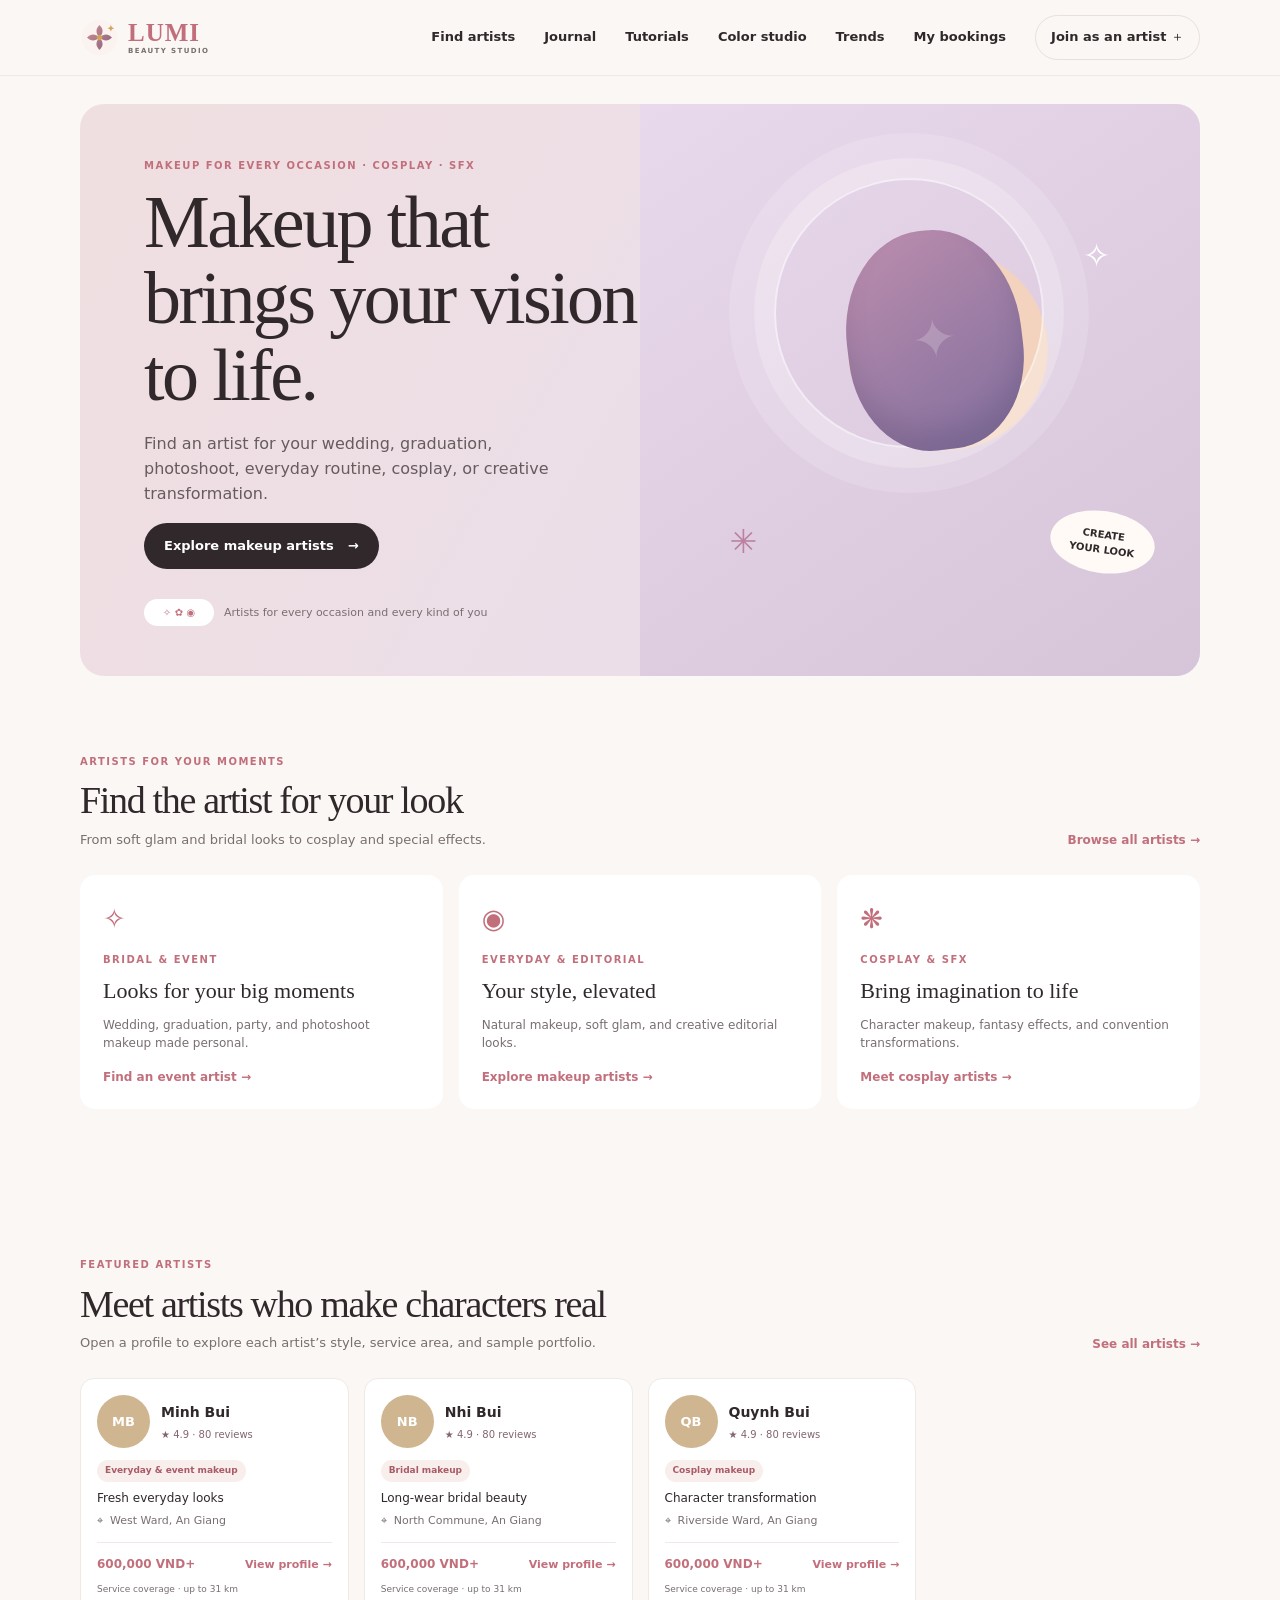
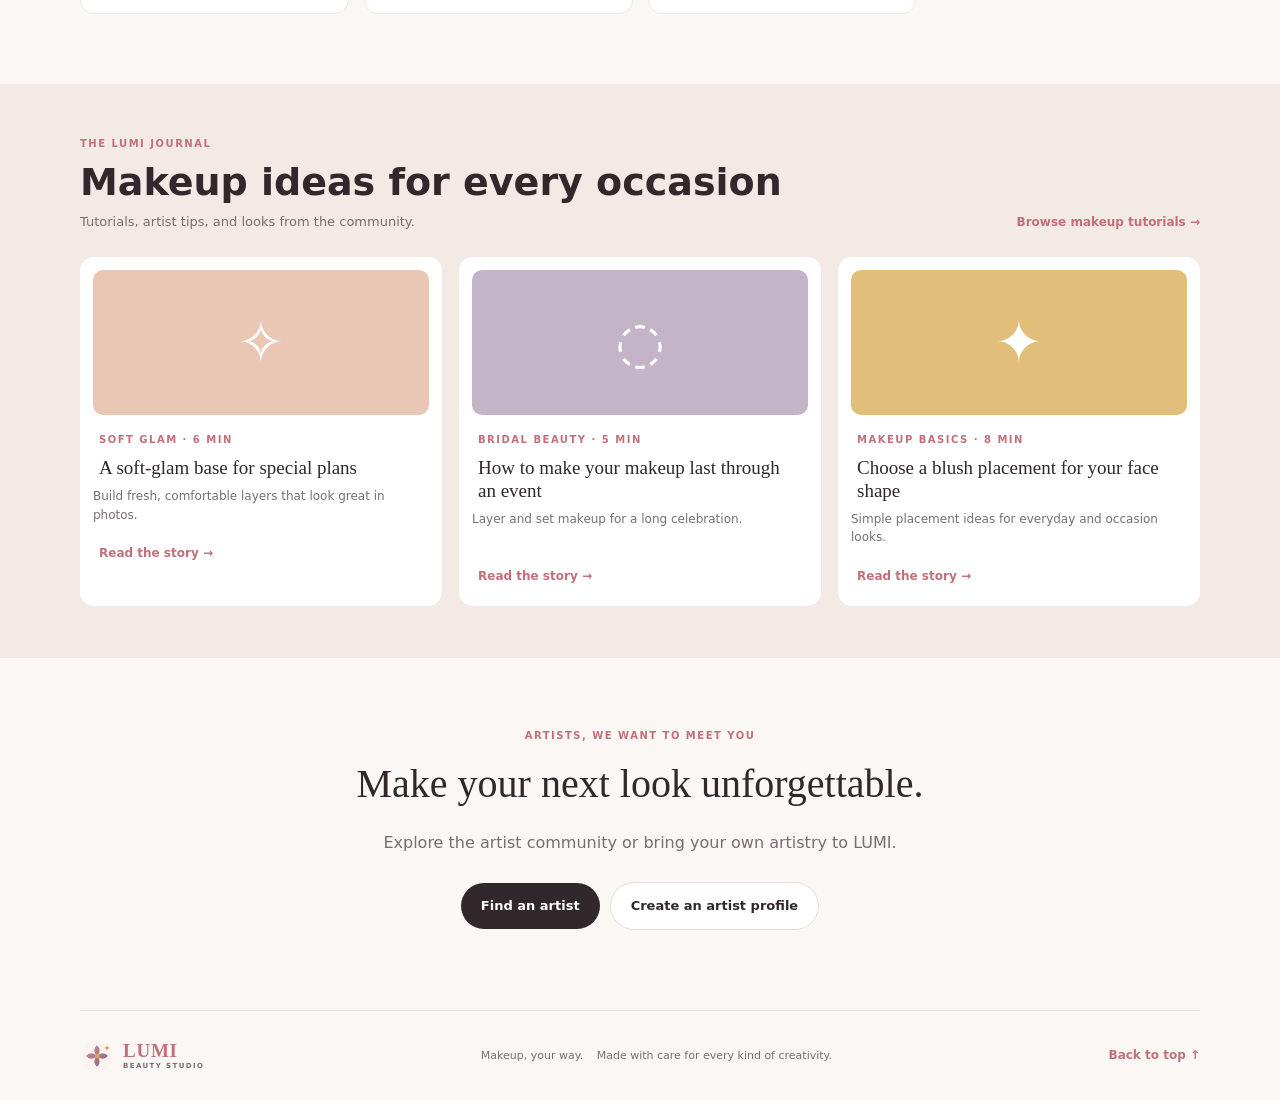
<file: index.html>
﻿<!doctype html><html lang="en"><head><meta charset="utf-8"><meta name="viewport" content="width=device-width,initial-scale=1"><meta name="theme-color" content="#faf7f4"><meta name="description" content="Find cosplay makeup artists, character looks, and special effects artists on LUMI."><title>LUMI — Cosplay makeup, your way</title><link rel="stylesheet" href="styles.css"><link rel="icon" type="image/svg+xml" href="logo.svg"></head><body>
<header class="topbar"><a class="brand" href="index.html"><img class="brand-symbol" src="logo.svg" alt=""><span>LUMI<small>BEAUTY STUDIO</small></span></a><button class="menu-toggle" aria-label="Toggle navigation" aria-expanded="false">☰</button><nav class="nav"><a href="artists.html">Find artists</a><a href="learn.html">Journal</a><a href="tutorials.html">Tutorials</a><a href="color.html">Color studio</a><a href="trends.html">Trends</a><a href="bookings.html">My bookings</a><a class="nav-cta" href="join.html">Join as an artist ＋</a></nav></header>
<main><section class="hero wrap cosplay-hero"><div class="hero-copy"><p class="eyebrow">MAKEUP FOR EVERY OCCASION · COSPLAY · SFX</p><h1>Makeup that brings your vision to life.</h1><p class="lead">Find an artist for your wedding, graduation, photoshoot, everyday routine, cosplay, or creative transformation.</p><a class="button button-dark" href="artists.html">Explore makeup artists <span>→</span></a><div class="hero-proof"><span class="proof-avatars">✧ ✿ ◉</span><span>Artists for every occasion and every kind of you</span></div></div><div class="hero-art cosplay-art" aria-label="Cosplay makeup inspiration"><div class="cosplay-halo"></div><div class="cosplay-mask">✦</div><span class="cosplay-star star-a">✧</span><span class="cosplay-star star-b">✳</span><span class="cosplay-label">CREATE<br>YOUR LOOK</span></div></section>
<section class="section wrap"><div class="section-heading"><div><p class="eyebrow">ARTISTS FOR YOUR MOMENTS</p><h2>Find the artist for your look</h2><p>From soft glam and bridal looks to cosplay and special effects.</p></div><a href="artists.html" class="text-link">Browse all artists →</a></div><div class="feature-grid"><a class="feature-card cosplay-feature" href="artists.html?type=Cosplay+makeup"><span class="feature-icon">✧</span><span class="eyebrow">BRIDAL & EVENT</span><h3>Looks for your big moments</h3><p>Wedding, graduation, party, and photoshoot makeup made personal.</p><span class="text-link">Find an event artist →</span></a><a class="feature-card cosplay-feature" href="artists.html?type=Special+effects"><span class="feature-icon">◉</span><span class="eyebrow">EVERYDAY & EDITORIAL</span><h3>Your style, elevated</h3><p>Natural makeup, soft glam, and creative editorial looks.</p><span class="text-link">Explore makeup artists →</span></a><a class="feature-card cosplay-feature" href="artists.html?type=Character+styling"><span class="feature-icon">❋</span><span class="eyebrow">COSPLAY & SFX</span><h3>Bring imagination to life</h3><p>Character makeup, fantasy effects, and convention transformations.</p><span class="text-link">Meet cosplay artists →</span></a></div></section>
<section class="section wrap"><div class="section-heading"><div><p class="eyebrow">FEATURED ARTISTS</p><h2>Meet artists who make characters real</h2><p>Open a profile to explore each artist’s style, service area, and sample portfolio.</p></div><a href="artists.html" class="text-link">See all artists →</a></div><div id="featuredGrid" class="artist-grid"></div></section>
<section class="feature-band"><div class="wrap section-heading"><div><p class="eyebrow">THE LUMI JOURNAL</p><h2>Makeup ideas for every occasion</h2><p>Tutorials, artist tips, and looks from the community.</p></div><a href="tutorials.html" class="text-link">Browse makeup tutorials →</a></div><div class="wrap journal-grid"><a class="journal-card" href="article.html?post=cosplay-base"><div class="journal-art art-peach">✧</div><p class="eyebrow">SOFT GLAM · 6 MIN</p><h3>A soft-glam base for special plans</h3><p>Build fresh, comfortable layers that look great in photos.</p><span class="text-link">Read the story →</span></a><a class="journal-card" href="article.html?post=character-color"><div class="journal-art art-lilac">◌</div><p class="eyebrow">BRIDAL BEAUTY · 5 MIN</p><h3>How to make your makeup last through an event</h3><p>Layer and set makeup for a long celebration.</p><span class="text-link">Read the story →</span></a><a class="journal-card" href="article.html?post=sfx-starter"><div class="journal-art art-yellow">✦</div><p class="eyebrow">MAKEUP BASICS · 8 MIN</p><h3>Choose a blush placement for your face shape</h3><p>Simple placement ideas for everyday and occasion looks.</p><span class="text-link">Read the story →</span></a></div></section>
<section class="home-cta wrap"><p class="eyebrow">ARTISTS, WE WANT TO MEET YOU</p><h2>Make your next look unforgettable.</h2><p>Explore the artist community or bring your own artistry to LUMI.</p><div><a class="button button-dark" href="artists.html">Find an artist</a><a class="button button-outline" href="join.html">Create an artist profile</a></div></section></main>
<footer class="footer wrap"><a class="brand" href="index.html"><img class="brand-symbol" src="logo.svg" alt=""><span>LUMI<small>BEAUTY STUDIO</small></span></a><p>Makeup, your way. <span>Made with care for every kind of creativity.</span></p><a href="index.html" class="text-link">Back to top ↑</a></footer><script src="app.js"></script></body></html>
</file>
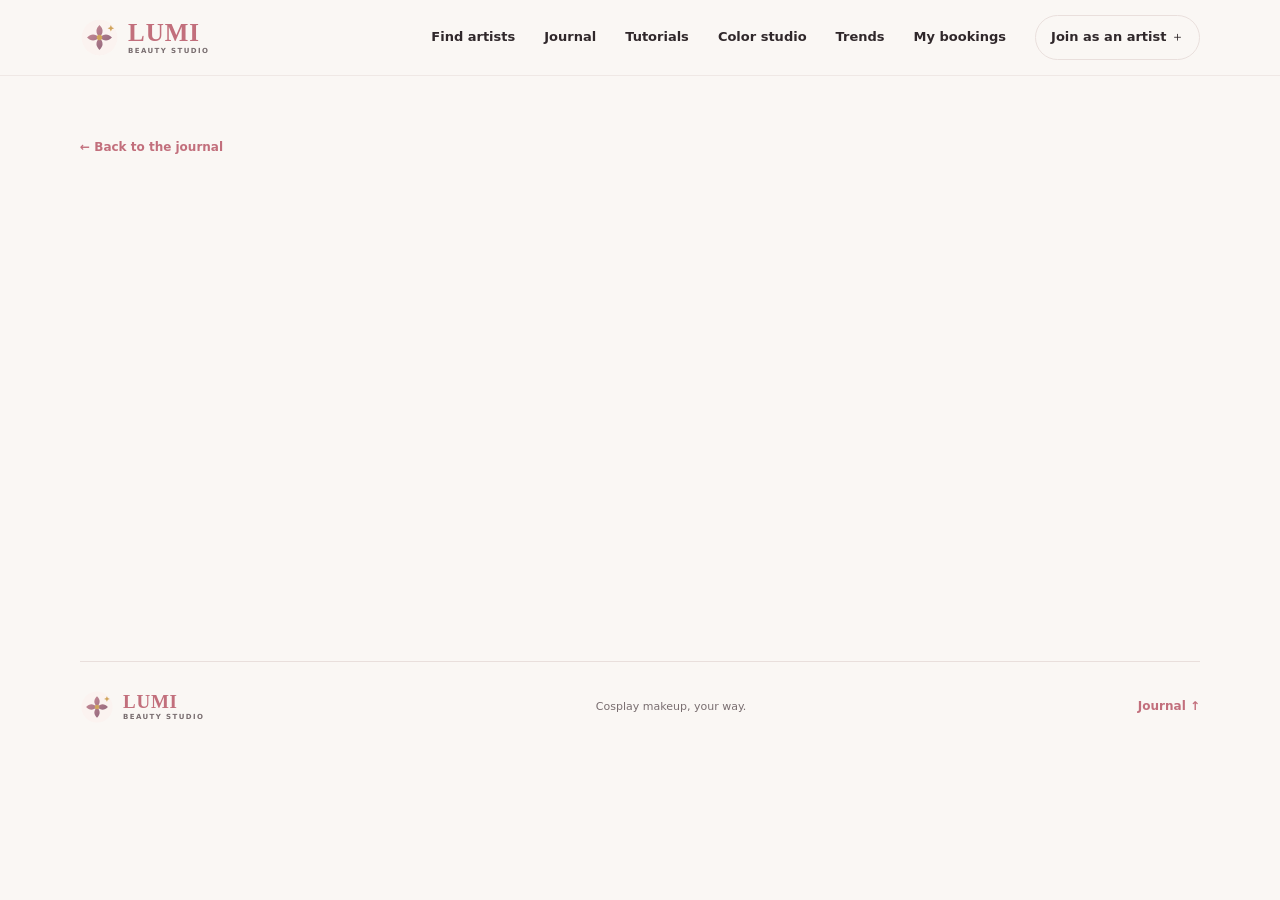
<file: article.html>
﻿<!doctype html><html lang="en"><head><meta charset="utf-8"><meta name="viewport" content="width=device-width,initial-scale=1"><title>Journal Article — LUMI</title><link rel="stylesheet" href="styles.css"><link rel="icon" type="image/svg+xml" href="logo.svg"></head><body><header class="topbar"><a class="brand" href="index.html"><img class="brand-symbol" src="logo.svg" alt=""><span>LUMI<small>BEAUTY STUDIO</small></span></a><button class="menu-toggle" aria-label="Toggle navigation" aria-expanded="false">☰</button><nav class="nav"><a href="artists.html">Find artists</a><a href="learn.html">Journal</a><a href="tutorials.html">Tutorials</a><a href="color.html">Color studio</a><a href="trends.html">Trends</a><a href="bookings.html">My bookings</a><a class="nav-cta" href="join.html">Join as an artist ＋</a></nav></header><main class="wrap page-main"><a class="text-link" href="learn.html">← Back to the journal</a><article class="article-page" id="articleContent"></article></main><footer class="footer wrap"><a class="brand" href="index.html"><img class="brand-symbol" src="logo.svg" alt=""><span>LUMI<small>BEAUTY STUDIO</small></span></a><p>Cosplay makeup, your way.</p><a href="learn.html" class="text-link">Journal ↑</a></footer><script src="app.js"></script></body></html>
</file>
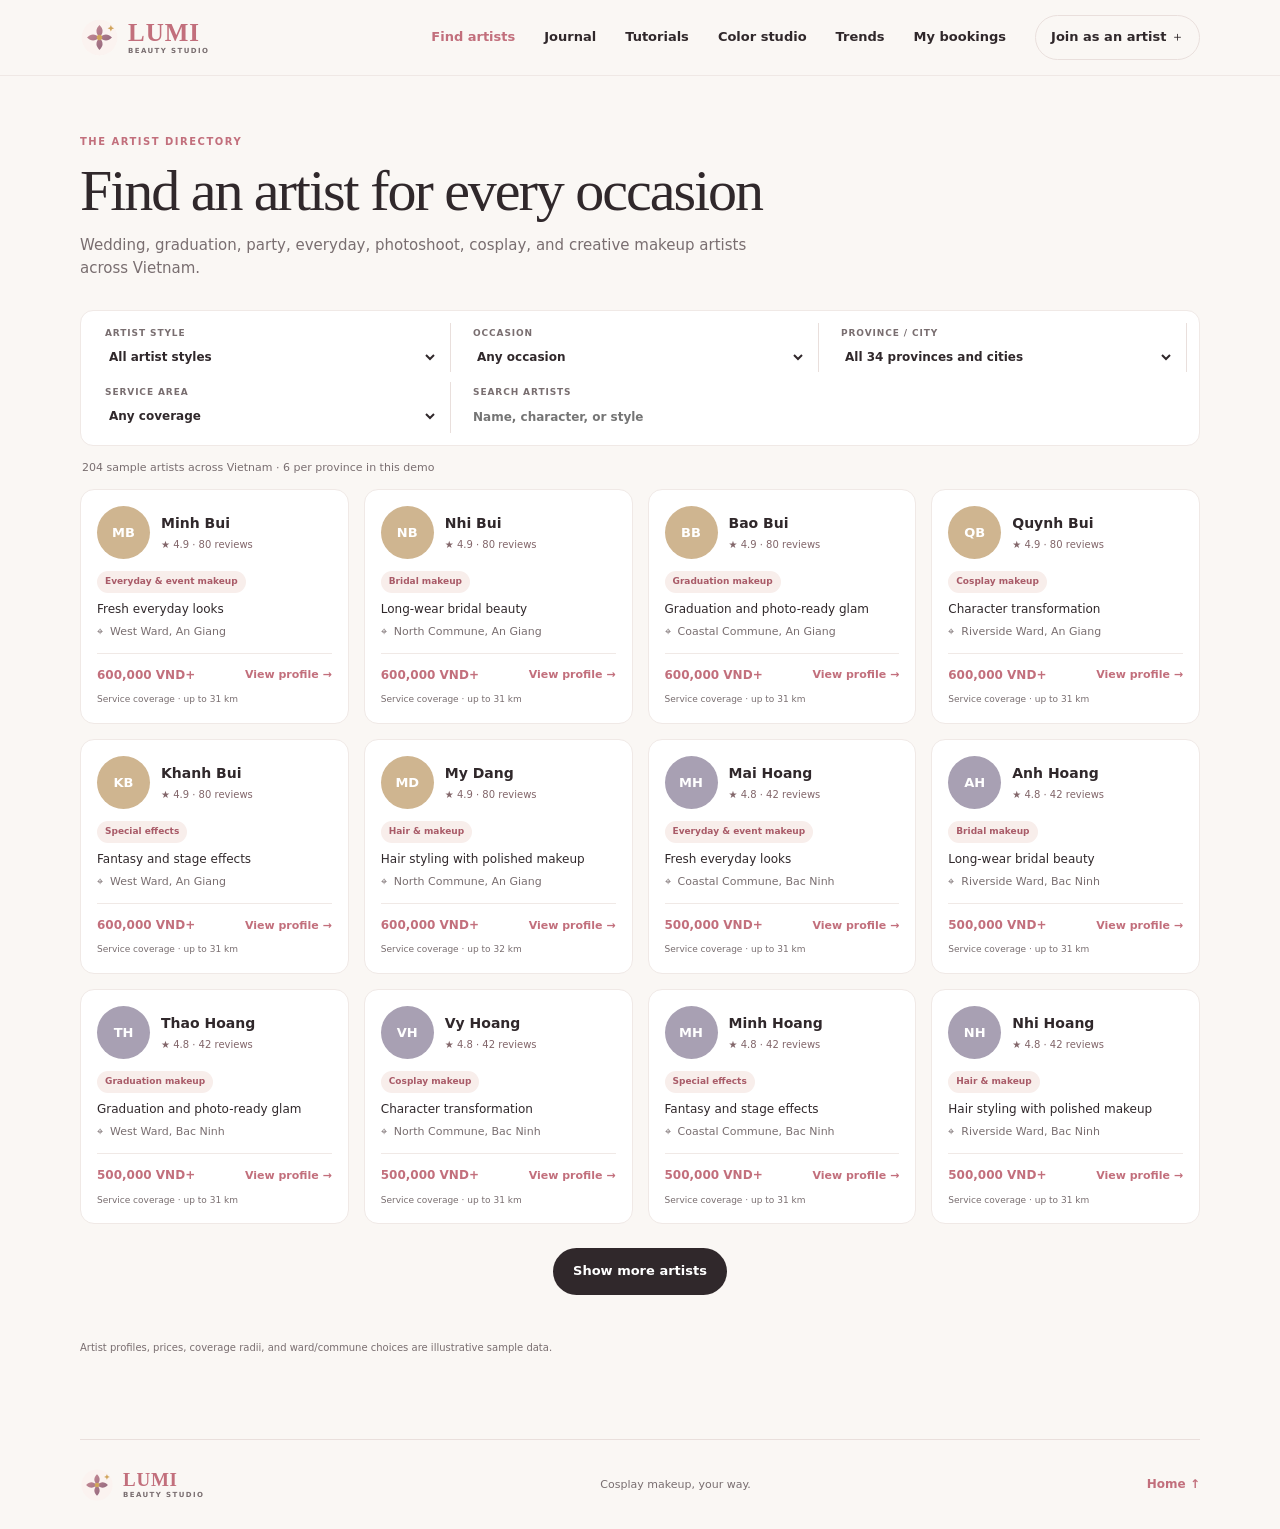
<file: artists.html>
﻿<!doctype html><html lang="en"><head><meta charset="utf-8"><meta name="viewport" content="width=device-width,initial-scale=1"><title>Find Artists — LUMI</title><link rel="stylesheet" href="styles.css"><link rel="icon" type="image/svg+xml" href="logo.svg"></head><body>
<header class="topbar"><a class="brand" href="index.html"><img class="brand-symbol" src="logo.svg" alt=""><span>LUMI<small>BEAUTY STUDIO</small></span></a><button class="menu-toggle" aria-label="Toggle navigation" aria-expanded="false">☰</button><nav class="nav"><a href="artists.html">Find artists</a><a href="learn.html">Journal</a><a href="tutorials.html">Tutorials</a><a href="color.html">Color studio</a><a href="trends.html">Trends</a><a href="bookings.html">My bookings</a><a class="nav-cta" href="join.html">Join as an artist ＋</a></nav></header>
<main class="wrap page-main" id="artists"><p class="eyebrow">THE ARTIST DIRECTORY</p><h1 class="page-title">Find an artist for every occasion</h1><p class="page-intro">Wedding, graduation, party, everyday, photoshoot, cosplay, and creative makeup artists across Vietnam.</p><div class="artist-filters"><label>ARTIST STYLE<select id="artistType"><option value="">All artist styles</option><option>Everyday &amp; event makeup</option><option>Bridal makeup</option><option>Graduation makeup</option><option>Cosplay makeup</option><option>Special effects</option><option>Hair &amp; makeup</option></select></label><label>OCCASION<select id="occasion"><option value="">Any occasion</option><option>Wedding</option><option>Graduation</option><option>Party</option><option>Photoshoot</option><option>Everyday</option><option>Cosplay</option><option>Halloween</option><option>Stage &amp; film</option><option>Makeup lesson</option></select></label><label>PROVINCE / CITY<select id="province"><option value="">All 34 provinces and cities</option></select></label><label id="wardLabel" class="hidden">WARD / COMMUNE<select id="ward"><option value="">All wards and communes</option></select></label><label>SERVICE AREA<select id="coverage"><option value="">Any coverage</option><option value="near">Nearby · up to 10 km</option><option value="wide">Wide area · over 10 km</option></select></label><label class="artist-search-label">SEARCH ARTISTS<input id="search" placeholder="Name, character, or style"></label></div><div class="results-meta" id="resultsMeta"></div><div id="artistGrid" class="artist-grid"></div><button id="loadMore" class="button button-dark load-more hidden">Show more artists</button><p class="notice" id="artistNotice" aria-live="polite"></p><p class="demo-note">Artist profiles, prices, coverage radii, and ward/commune choices are illustrative sample data.</p></main>
<footer class="footer wrap"><a class="brand" href="index.html"><img class="brand-symbol" src="logo.svg" alt=""><span>LUMI<small>BEAUTY STUDIO</small></span></a><p>Cosplay makeup, your way.</p><a href="index.html" class="text-link">Home ↑</a></footer><script src="app.js"></script></body></html>
</file>
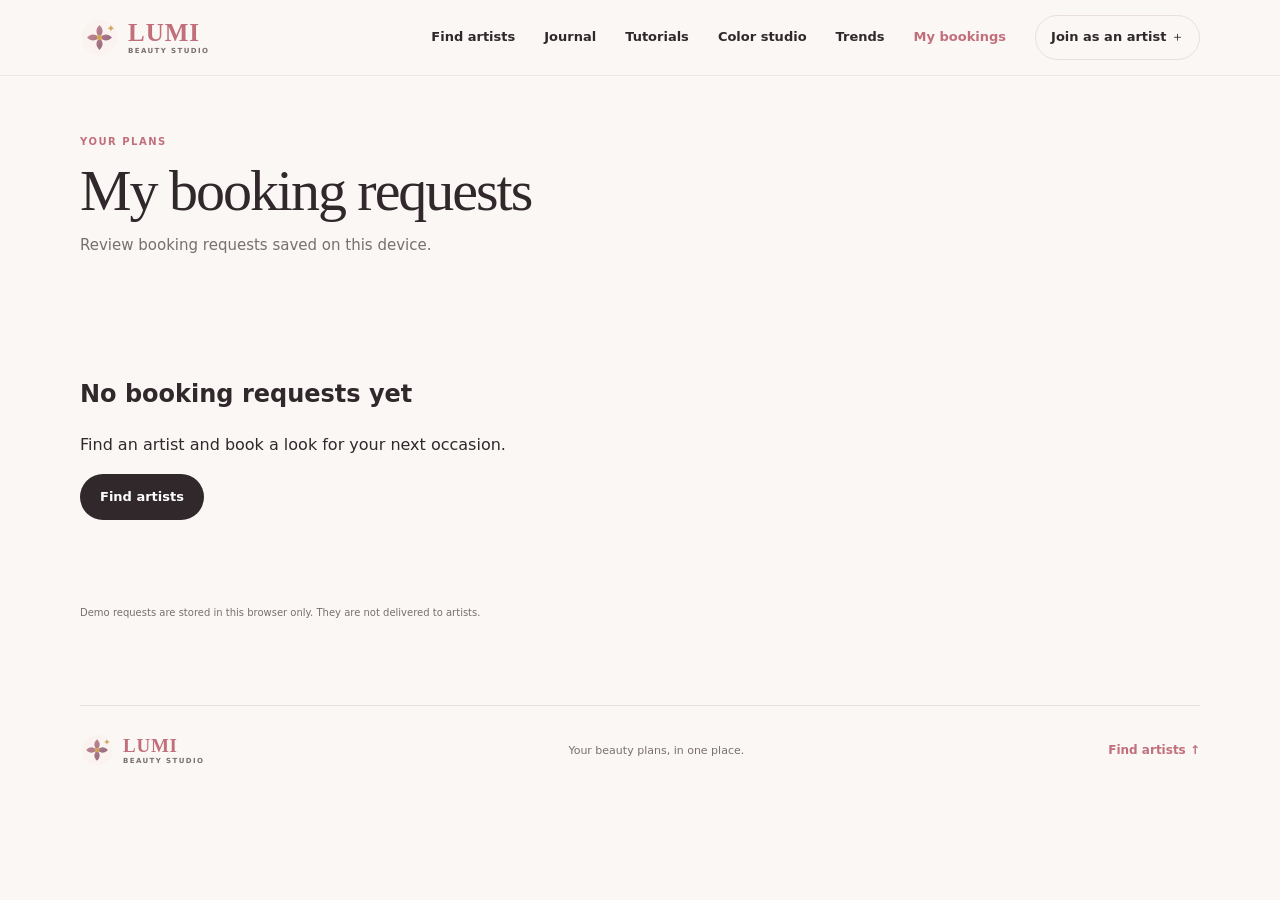
<file: bookings.html>
﻿<!doctype html><html lang="en"><head><meta charset="utf-8"><meta name="viewport" content="width=device-width,initial-scale=1"><title>My Bookings — LUMI</title><link rel="stylesheet" href="styles.css"><link rel="icon" type="image/svg+xml" href="logo.svg"></head><body><header class="topbar"><a class="brand" href="index.html"><img class="brand-symbol" src="logo.svg" alt=""><span>LUMI<small>BEAUTY STUDIO</small></span></a><button class="menu-toggle" aria-label="Toggle navigation" aria-expanded="false">☰</button><nav class="nav"><a href="artists.html">Find artists</a><a href="learn.html">Journal</a><a href="tutorials.html">Tutorials</a><a href="color.html">Color studio</a><a href="trends.html">Trends</a><a href="bookings.html">My bookings</a><a class="nav-cta" href="join.html">Join as an artist ＋</a></nav></header><main class="wrap page-main"><p class="eyebrow">YOUR PLANS</p><h1 class="page-title">My booking requests</h1><p class="page-intro">Review booking requests saved on this device.</p><div id="bookingList" class="booking-list"></div><p class="demo-note">Demo requests are stored in this browser only. They are not delivered to artists.</p></main><footer class="footer wrap"><a class="brand" href="index.html"><img class="brand-symbol" src="logo.svg" alt=""><span>LUMI<small>BEAUTY STUDIO</small></span></a><p>Your beauty plans, in one place.</p><a href="artists.html" class="text-link">Find artists ↑</a></footer><script src="app.js"></script></body></html>
</file>
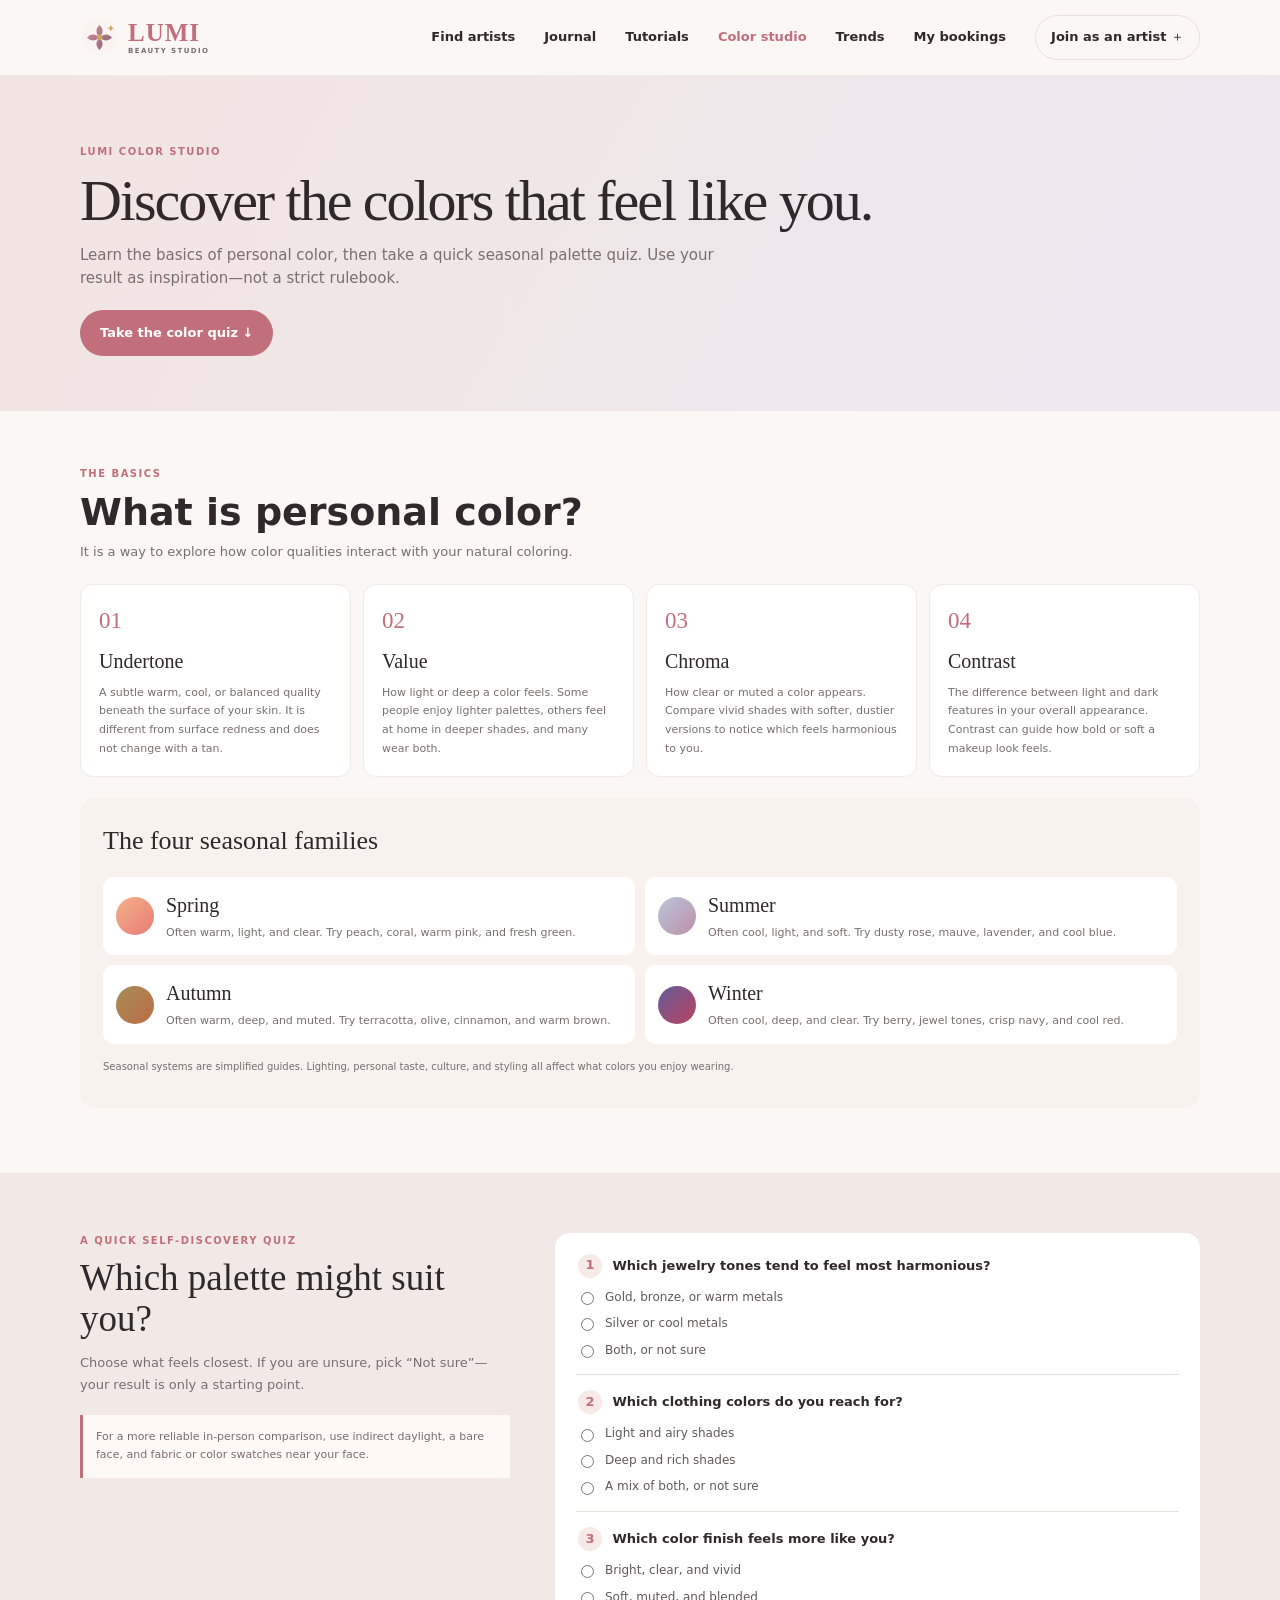
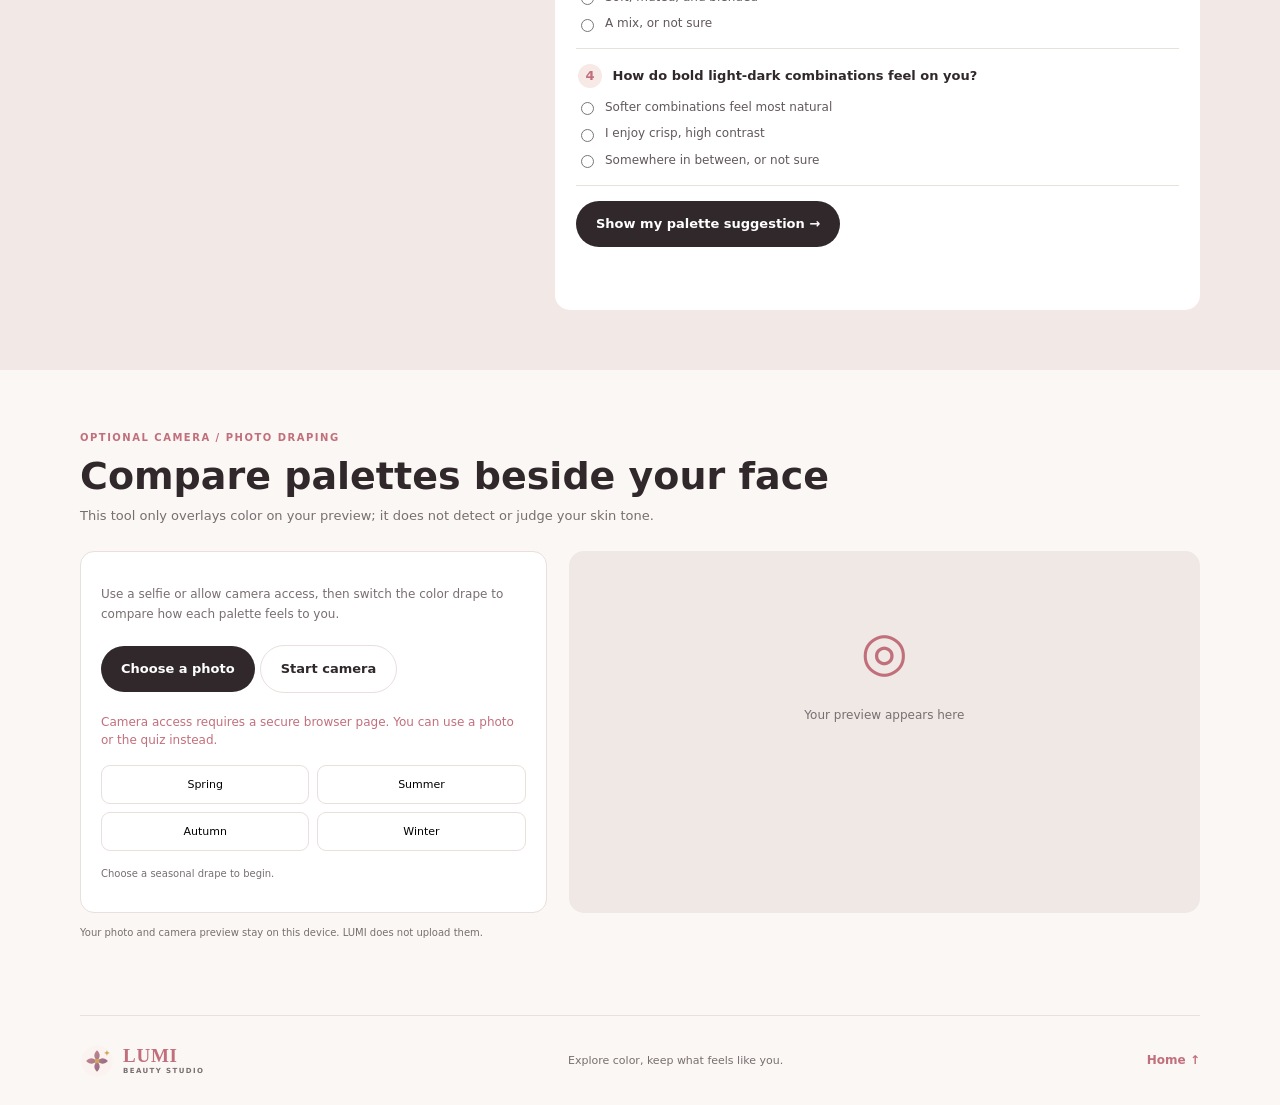
<file: color.html>
﻿<!doctype html><html lang="en"><head><meta charset="utf-8"><meta name="viewport" content="width=device-width,initial-scale=1"><title>Personal Color Studio — LUMI</title><link rel="stylesheet" href="styles.css"><link rel="icon" type="image/svg+xml" href="logo.svg"></head><body><header class="topbar"><a class="brand" href="index.html"><img class="brand-symbol" src="logo.svg" alt=""><span>LUMI<small>BEAUTY STUDIO</small></span></a><button class="menu-toggle" aria-label="Toggle navigation" aria-expanded="false">☰</button><nav class="nav"><a href="artists.html">Find artists</a><a href="learn.html">Journal</a><a href="tutorials.html">Tutorials</a><a href="color.html">Color studio</a><a href="trends.html">Trends</a><a href="bookings.html">My bookings</a><a class="nav-cta" href="join.html">Join as an artist ＋</a></nav></header>
<main><section class="color-intro"><div class="wrap"><p class="eyebrow">LUMI COLOR STUDIO</p><h1 class="page-title">Discover the colors that feel like you.</h1><p class="page-intro">Learn the basics of personal color, then take a quick seasonal palette quiz. Use your result as inspiration—not a strict rulebook.</p><a class="button button-rose" href="#colorQuiz">Take the color quiz ↓</a></div></section>
<section class="wrap theory-section"><div class="section-heading"><div><p class="eyebrow">THE BASICS</p><h2>What is personal color?</h2><p>It is a way to explore how color qualities interact with your natural coloring.</p></div></div><div class="theory-grid"><article><span>01</span><h3>Undertone</h3><p>A subtle warm, cool, or balanced quality beneath the surface of your skin. It is different from surface redness and does not change with a tan.</p></article><article><span>02</span><h3>Value</h3><p>How light or deep a color feels. Some people enjoy lighter palettes, others feel at home in deeper shades, and many wear both.</p></article><article><span>03</span><h3>Chroma</h3><p>How clear or muted a color appears. Compare vivid shades with softer, dustier versions to notice which feels harmonious to you.</p></article><article><span>04</span><h3>Contrast</h3><p>The difference between light and dark features in your overall appearance. Contrast can guide how bold or soft a makeup look feels.</p></article></div><div class="season-guide"><h2>The four seasonal families</h2><div class="season-grid"><article><span class="season-dot spring-dot"></span><div><h3>Spring</h3><p>Often warm, light, and clear. Try peach, coral, warm pink, and fresh green.</p></div></article><article><span class="season-dot summer-dot"></span><div><h3>Summer</h3><p>Often cool, light, and soft. Try dusty rose, mauve, lavender, and cool blue.</p></div></article><article><span class="season-dot autumn-dot"></span><div><h3>Autumn</h3><p>Often warm, deep, and muted. Try terracotta, olive, cinnamon, and warm brown.</p></div></article><article><span class="season-dot winter-dot"></span><div><h3>Winter</h3><p>Often cool, deep, and clear. Try berry, jewel tones, crisp navy, and cool red.</p></div></article></div><p class="demo-note">Seasonal systems are simplified guides. Lighting, personal taste, culture, and styling all affect what colors you enjoy wearing.</p></div></section>
<section class="quiz-section" id="colorQuiz"><div class="wrap quiz-layout"><div><p class="eyebrow">A QUICK SELF-DISCOVERY QUIZ</p><h2>Which palette might suit you?</h2><p>Choose what feels closest. If you are unsure, pick “Not sure”—your result is only a starting point.</p><div class="quiz-note">For a more reliable in-person comparison, use indirect daylight, a bare face, and fabric or color swatches near your face.</div></div><form id="personalColorQuiz" class="color-quiz"><fieldset><legend><span>1</span> Which jewelry tones tend to feel most harmonious?</legend><label><input type="radio" name="tone" value="warm" required> Gold, bronze, or warm metals</label><label><input type="radio" name="tone" value="cool"> Silver or cool metals</label><label><input type="radio" name="tone" value="neutral"> Both, or not sure</label></fieldset><fieldset><legend><span>2</span> Which clothing colors do you reach for?</legend><label><input type="radio" name="depth" value="light" required> Light and airy shades</label><label><input type="radio" name="depth" value="deep"> Deep and rich shades</label><label><input type="radio" name="depth" value="balanced"> A mix of both, or not sure</label></fieldset><fieldset><legend><span>3</span> Which color finish feels more like you?</legend><label><input type="radio" name="chroma" value="clear" required> Bright, clear, and vivid</label><label><input type="radio" name="chroma" value="muted"> Soft, muted, and blended</label><label><input type="radio" name="chroma" value="balanced"> A mix, or not sure</label></fieldset><fieldset><legend><span>4</span> How do bold light-dark combinations feel on you?</legend><label><input type="radio" name="contrast" value="soft" required> Softer combinations feel most natural</label><label><input type="radio" name="contrast" value="high"> I enjoy crisp, high contrast</label><label><input type="radio" name="contrast" value="medium"> Somewhere in between, or not sure</label></fieldset><button class="button button-dark" type="submit">Show my palette suggestion →</button><p class="notice" id="quizNotice" aria-live="polite"></p><section id="quizResult" class="quiz-result hidden" aria-live="polite"></section></form></div></section>
<section class="wrap draping-section"><div class="section-heading"><div><p class="eyebrow">OPTIONAL CAMERA / PHOTO DRAPING</p><h2>Compare palettes beside your face</h2><p>This tool only overlays color on your preview; it does not detect or judge your skin tone.</p></div></div><div class="draping-layout"><div class="draping-tools"><p>Use a selfie or allow camera access, then switch the color drape to compare how each palette feels to you.</p><label class="button button-dark upload-button">Choose a photo<input id="photoInput" type="file" accept="image/png,image/jpeg,image/webp"></label><button id="cameraButton" class="button button-outline" type="button">Start camera</button><p id="cameraNotice" class="notice" aria-live="polite">Camera access requires a secure browser page. You can use a photo or the quiz instead.</p><div class="drape-buttons"><button type="button" data-drape="spring">Spring</button><button type="button" data-drape="summer">Summer</button><button type="button" data-drape="autumn">Autumn</button><button type="button" data-drape="winter">Winter</button></div><p id="drapeName" class="demo-note">Choose a seasonal drape to begin.</p></div><div class="color-preview-stage" id="previewStage"><div id="previewPlaceholder"><span>◎</span><p>Your preview appears here</p></div><img id="selfiePreview" alt="Your selected selfie preview" class="hidden"><video id="colorVideo" class="hidden" autoplay muted playsinline></video><div id="drapeOverlay"></div></div></div><p class="privacy-note">Your photo and camera preview stay on this device. LUMI does not upload them.</p></section></main>
<footer class="footer wrap"><a class="brand" href="index.html"><img class="brand-symbol" src="logo.svg" alt=""><span>LUMI<small>BEAUTY STUDIO</small></span></a><p>Explore color, keep what feels like you.</p><a href="index.html" class="text-link">Home ↑</a></footer><script src="app.js"></script></body></html>
</file>
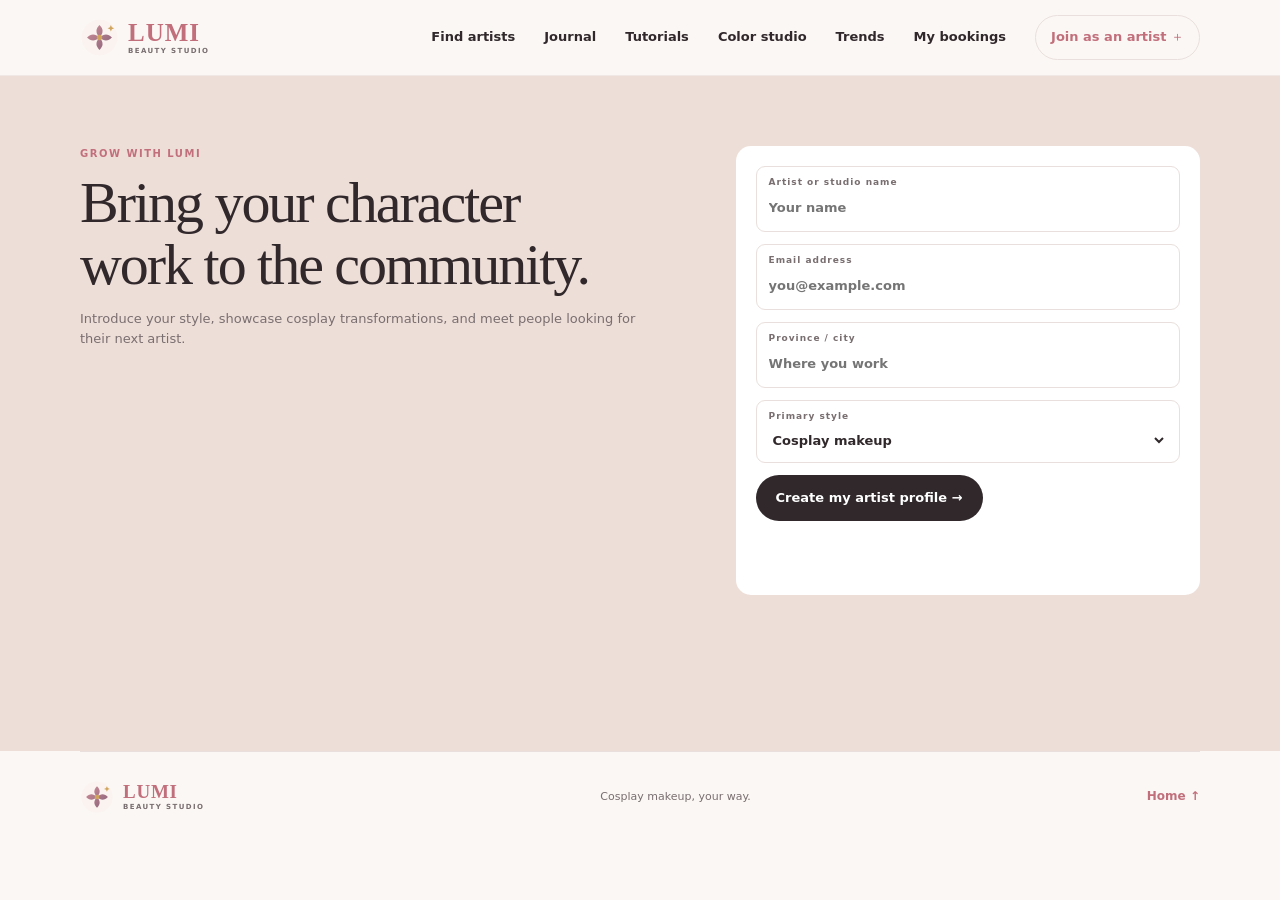
<file: join.html>
﻿<!doctype html><html lang="en"><head><meta charset="utf-8"><meta name="viewport" content="width=device-width,initial-scale=1"><title>Join LUMI — Artist community</title><link rel="stylesheet" href="styles.css"><link rel="icon" type="image/svg+xml" href="logo.svg"></head><body><header class="topbar"><a class="brand" href="index.html"><img class="brand-symbol" src="logo.svg" alt=""><span>LUMI<small>BEAUTY STUDIO</small></span></a><button class="menu-toggle" aria-label="Toggle navigation" aria-expanded="false">☰</button><nav class="nav"><a href="artists.html">Find artists</a><a href="learn.html">Journal</a><a href="tutorials.html">Tutorials</a><a href="color.html">Color studio</a><a href="trends.html">Trends</a><a href="bookings.html">My bookings</a><a class="nav-cta" href="join.html">Join as an artist ＋</a></nav></header><main class="join-section standalone-join"><div class="wrap join-layout"><div><p class="eyebrow">GROW WITH LUMI</p><h1 class="page-title">Bring your character work to the community.</h1><p>Introduce your style, showcase cosplay transformations, and meet people looking for their next artist.</p></div><form id="joinForm" class="join-form"><label>Artist or studio name<input name="name" required placeholder="Your name"></label><label>Email address<input name="email" type="email" required placeholder="you@example.com"></label><label>Province / city<input name="location" required placeholder="Where you work"></label><label>Primary style<select name="service"><option>Cosplay makeup</option><option>Special effects</option><option>Character styling</option><option>Bridal &amp; events</option></select></label><button class="button button-dark" type="submit">Create my artist profile →</button><p id="joinNotice" class="notice" aria-live="polite"></p></form></div></main><footer class="footer wrap"><a class="brand" href="index.html"><img class="brand-symbol" src="logo.svg" alt=""><span>LUMI<small>BEAUTY STUDIO</small></span></a><p>Cosplay makeup, your way.</p><a href="index.html" class="text-link">Home ↑</a></footer><script src="app.js"></script></body></html>
</file>
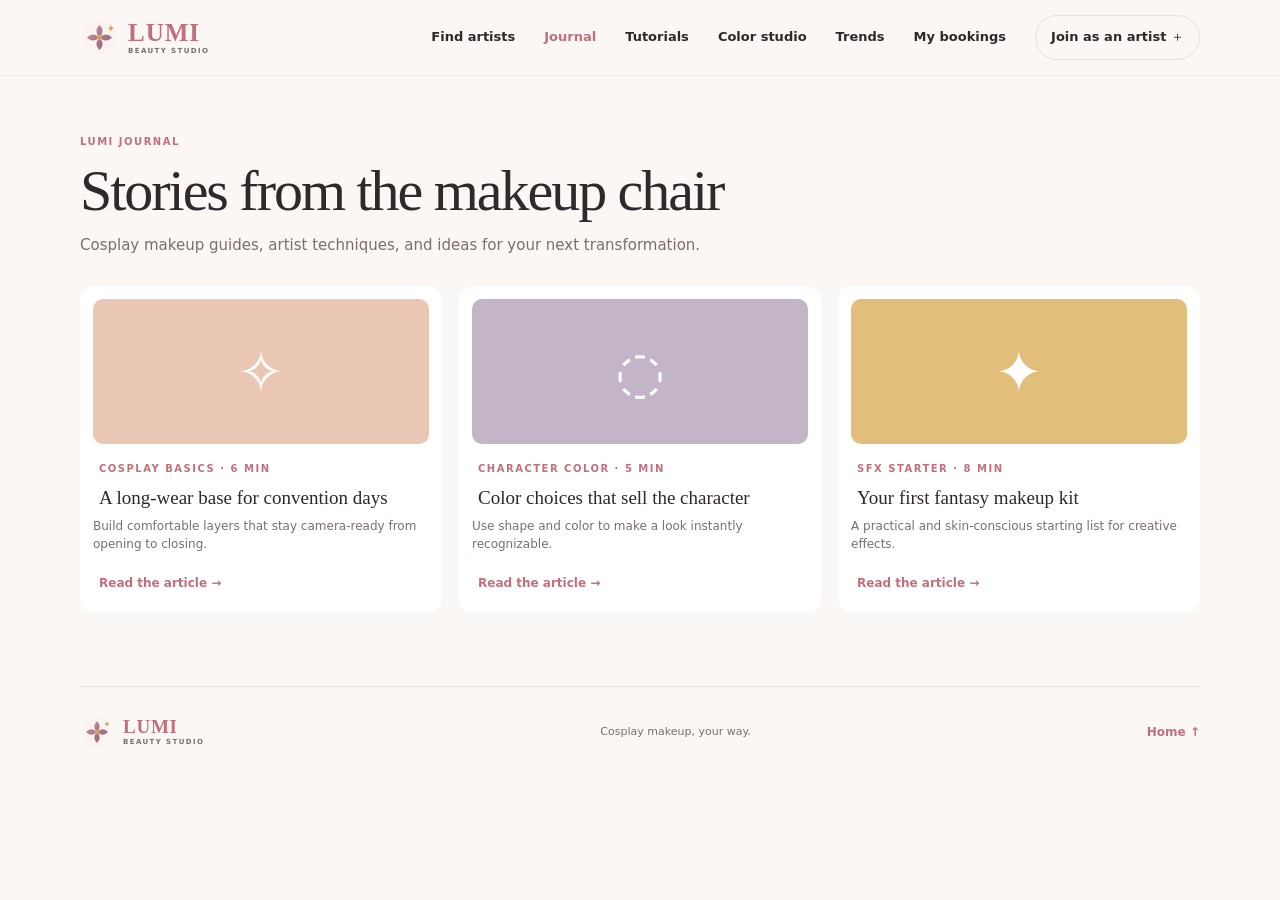
<file: learn.html>
﻿<!doctype html><html lang="en"><head><meta charset="utf-8"><meta name="viewport" content="width=device-width,initial-scale=1"><title>Journal — LUMI</title><link rel="stylesheet" href="styles.css"><link rel="icon" type="image/svg+xml" href="logo.svg"></head><body><header class="topbar"><a class="brand" href="index.html"><img class="brand-symbol" src="logo.svg" alt=""><span>LUMI<small>BEAUTY STUDIO</small></span></a><button class="menu-toggle" aria-label="Toggle navigation" aria-expanded="false">☰</button><nav class="nav"><a href="artists.html">Find artists</a><a href="learn.html">Journal</a><a href="tutorials.html">Tutorials</a><a href="color.html">Color studio</a><a href="trends.html">Trends</a><a href="bookings.html">My bookings</a><a class="nav-cta" href="join.html">Join as an artist ＋</a></nav></header><main class="wrap page-main"><p class="eyebrow">LUMI JOURNAL</p><h1 class="page-title">Stories from the makeup chair</h1><p class="page-intro">Cosplay makeup guides, artist techniques, and ideas for your next transformation.</p><div class="journal-grid journal-page-grid"><a class="journal-card" href="article.html?post=cosplay-base"><div class="journal-art art-peach">✧</div><p class="eyebrow">COSPLAY BASICS · 6 MIN</p><h3>A long-wear base for convention days</h3><p>Build comfortable layers that stay camera-ready from opening to closing.</p><span class="text-link">Read the article →</span></a><a class="journal-card" href="article.html?post=character-color"><div class="journal-art art-lilac">◌</div><p class="eyebrow">CHARACTER COLOR · 5 MIN</p><h3>Color choices that sell the character</h3><p>Use shape and color to make a look instantly recognizable.</p><span class="text-link">Read the article →</span></a><a class="journal-card" href="article.html?post=sfx-starter"><div class="journal-art art-yellow">✦</div><p class="eyebrow">SFX STARTER · 8 MIN</p><h3>Your first fantasy makeup kit</h3><p>A practical and skin-conscious starting list for creative effects.</p><span class="text-link">Read the article →</span></a></div></main><footer class="footer wrap"><a class="brand" href="index.html"><img class="brand-symbol" src="logo.svg" alt=""><span>LUMI<small>BEAUTY STUDIO</small></span></a><p>Cosplay makeup, your way.</p><a href="index.html" class="text-link">Home ↑</a></footer><script src="app.js"></script></body></html>
</file>
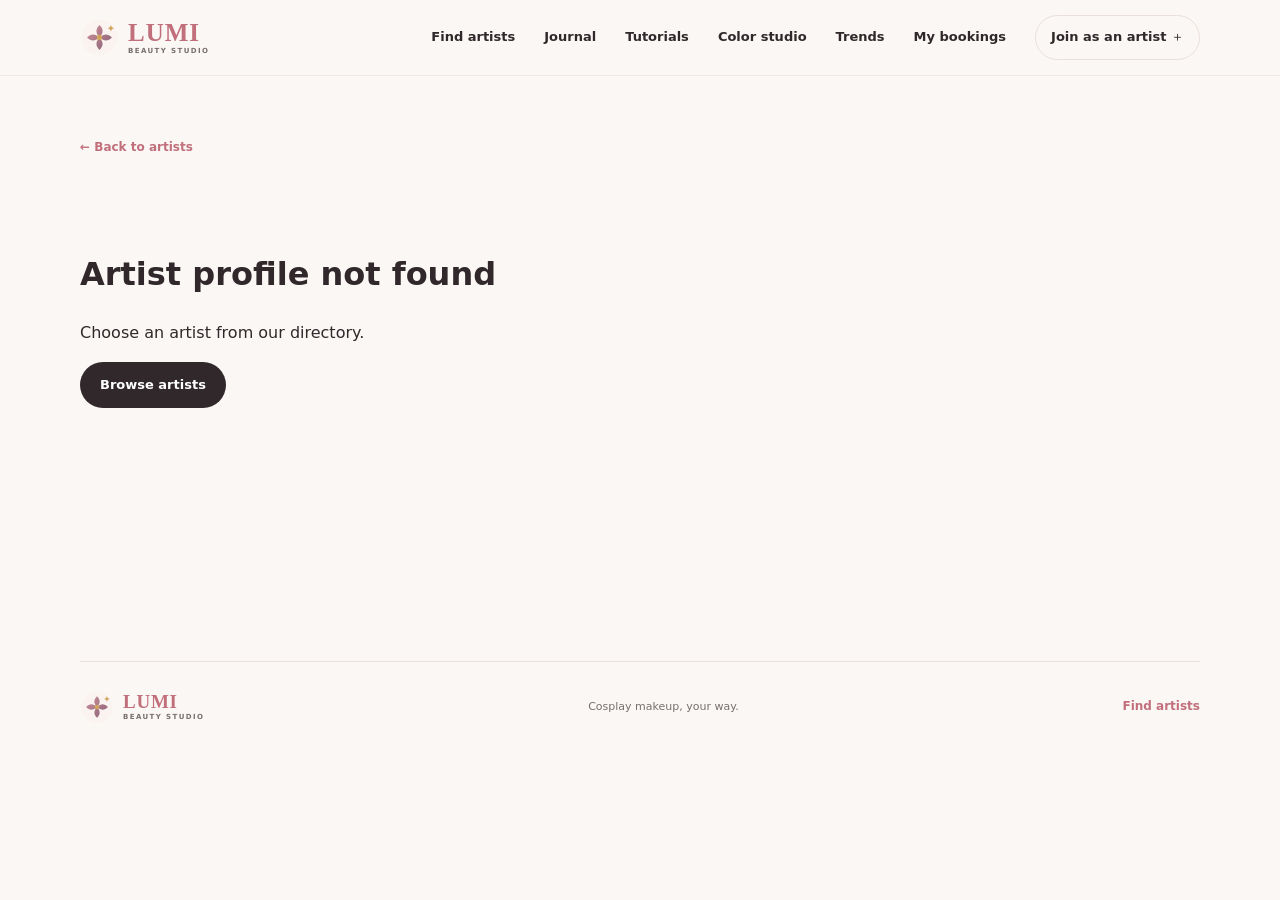
<file: profile.html>
﻿<!doctype html><html lang="en"><head><meta charset="utf-8"><meta name="viewport" content="width=device-width,initial-scale=1"><title>Artist Profile — LUMI</title><link rel="stylesheet" href="styles.css"><link rel="icon" type="image/svg+xml" href="logo.svg"></head><body><header class="topbar"><a class="brand" href="index.html"><img class="brand-symbol" src="logo.svg" alt=""><span>LUMI<small>BEAUTY STUDIO</small></span></a><button class="menu-toggle" aria-label="Toggle navigation" aria-expanded="false">☰</button><nav class="nav"><a href="artists.html">Find artists</a><a href="learn.html">Journal</a><a href="tutorials.html">Tutorials</a><a href="color.html">Color studio</a><a href="trends.html">Trends</a><a href="bookings.html">My bookings</a><a class="nav-cta" href="join.html">Join as an artist ＋</a></nav></header><main class="wrap page-main" id="profile"><a class="text-link" href="artists.html">← Back to artists</a><div id="profileContent"></div><dialog id="bookingDialog" class="booking-dialog"><button type="button" class="dialog-close" id="closeBooking" aria-label="Close booking form">×</button><p class="eyebrow">BOOK AN ARTIST</p><h2 id="bookingTitle">Request a booking</h2><form id="bookingForm"><label>Your occasion<select name="occasion" required><option value="">Choose an occasion</option><option>Wedding</option><option>Graduation</option><option>Party</option><option>Photoshoot</option><option>Everyday makeup</option><option>Cosplay / convention</option><option>Halloween</option><option>Stage / film</option><option>Makeup lesson</option></select></label><label>Preferred date<input name="date" type="date" required></label><label>Preferred time<select name="time" required><option value="">Choose a time</option><option>Morning (8 AM–12 PM)</option><option>Afternoon (12 PM–5 PM)</option><option>Evening (5 PM–9 PM)</option></select></label><label>Your name<input name="client" required placeholder="Your name"></label><label>Email or phone<input name="contact" required placeholder="How the artist can reach you"></label><label>Notes<textarea name="notes" rows="3" placeholder="Tell the artist about your look"></textarea></label><p class="demo-note">Demo booking: saved only in this browser. It is not sent to the artist.</p><button class="button button-rose" type="submit">Save booking request</button><p id="bookingNotice" class="notice" aria-live="polite"></p></form></dialog></main><footer class="footer wrap"><a class="brand" href="index.html"><img class="brand-symbol" src="logo.svg" alt=""><span>LUMI<small>BEAUTY STUDIO</small></span></a><p>Cosplay makeup, your way.</p><a href="artists.html" class="text-link">Find artists</a></footer><script src="app.js"></script></body></html>
</file>
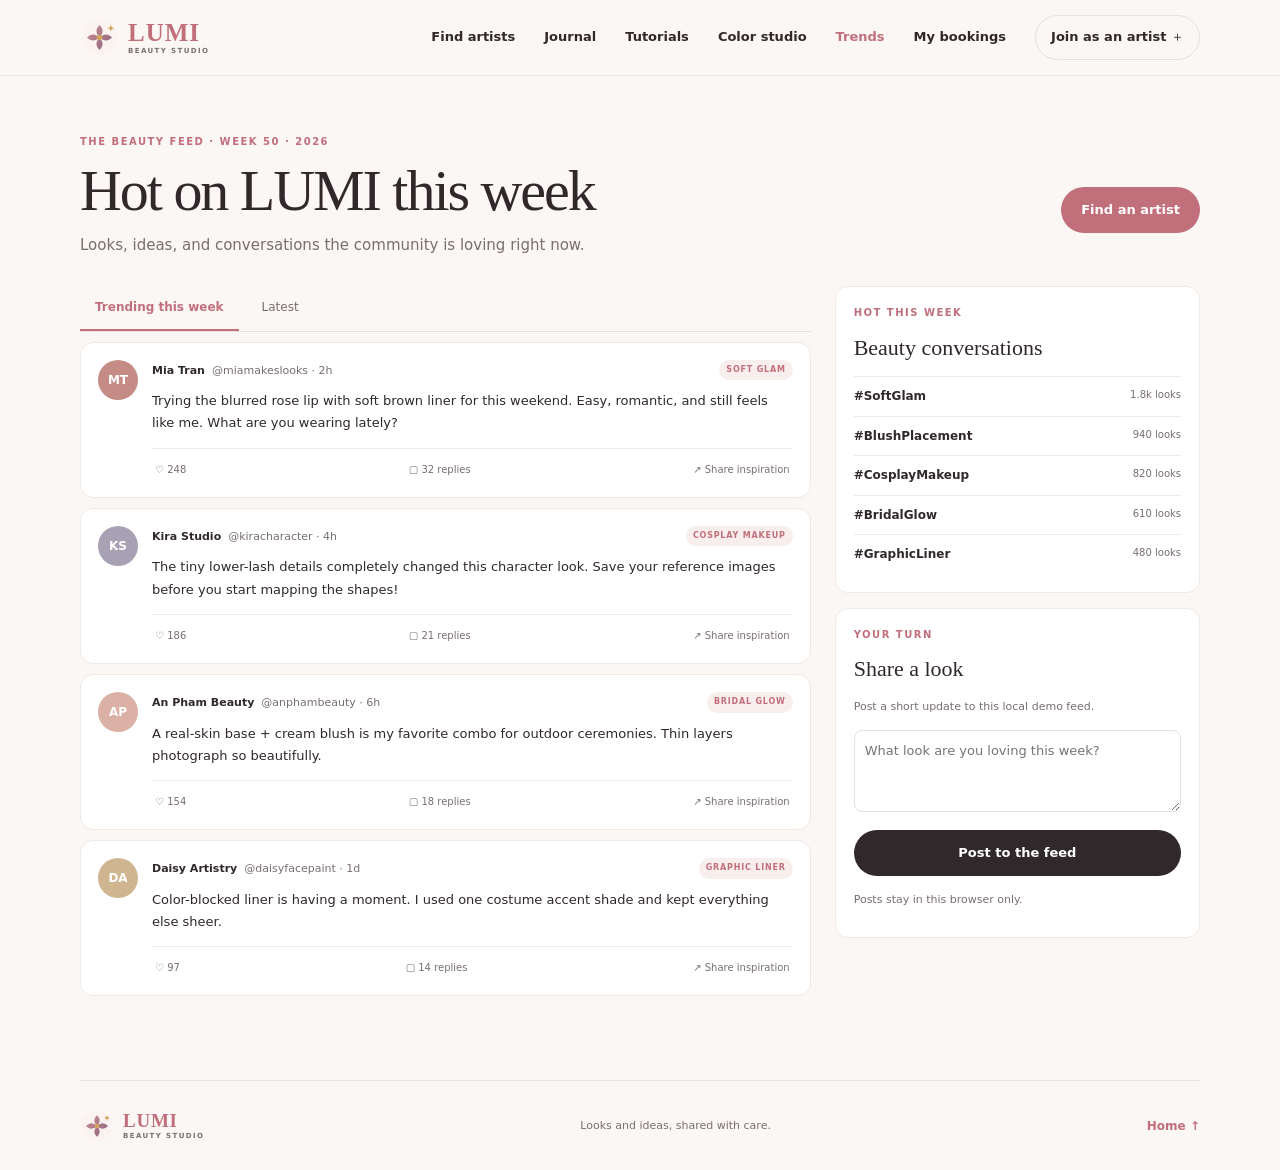
<file: trends.html>
﻿<!doctype html><html lang="en"><head><meta charset="utf-8"><meta name="viewport" content="width=device-width,initial-scale=1"><title>Hot This Week — LUMI</title><link rel="stylesheet" href="styles.css"><link rel="icon" type="image/svg+xml" href="logo.svg"></head><body><header class="topbar"><a class="brand" href="index.html"><img class="brand-symbol" src="logo.svg" alt=""><span>LUMI<small>BEAUTY STUDIO</small></span></a><button class="menu-toggle" aria-label="Toggle navigation" aria-expanded="false">☰</button><nav class="nav"><a href="artists.html">Find artists</a><a href="learn.html">Journal</a><a href="tutorials.html">Tutorials</a><a href="color.html">Color studio</a><a href="trends.html">Trends</a><a href="bookings.html">My bookings</a><a class="nav-cta" href="join.html">Join as an artist ＋</a></nav></header><main class="wrap page-main trends-page"><div class="trends-title"><div><p class="eyebrow">THE BEAUTY FEED · <span id="weekLabel"></span></p><h1 class="page-title">Hot on LUMI this week</h1><p class="page-intro">Looks, ideas, and conversations the community is loving right now.</p></div><a class="button button-rose" href="artists.html">Find an artist</a></div><div class="trends-layout"><section><div class="feed-tabs"><button class="feed-tab active" data-feed="trending">Trending this week</button><button class="feed-tab" data-feed="latest">Latest</button></div><div id="trendFeed" class="trend-feed"></div></section><aside class="trend-sidebar"><div class="sidebar-card"><p class="eyebrow">HOT THIS WEEK</p><h2>Beauty conversations</h2><a href="#trendFeed">#SoftGlam <span>1.8k looks</span></a><a href="#trendFeed">#BlushPlacement <span>940 looks</span></a><a href="#trendFeed">#CosplayMakeup <span>820 looks</span></a><a href="#trendFeed">#BridalGlow <span>610 looks</span></a><a href="#trendFeed">#GraphicLiner <span>480 looks</span></a></div><div class="sidebar-card creator-card"><p class="eyebrow">YOUR TURN</p><h2>Share a look</h2><p>Post a short update to this local demo feed.</p><textarea id="trendPostText" rows="3" maxlength="240" placeholder="What look are you loving this week?"></textarea><button id="publishTrend" class="button button-dark">Post to the feed</button><p class="demo-note">Posts stay in this browser only.</p></div></aside></div></main><footer class="footer wrap"><a class="brand" href="index.html"><img class="brand-symbol" src="logo.svg" alt=""><span>LUMI<small>BEAUTY STUDIO</small></span></a><p>Looks and ideas, shared with care.</p><a href="index.html" class="text-link">Home ↑</a></footer><script src="app.js"></script></body></html>
</file>
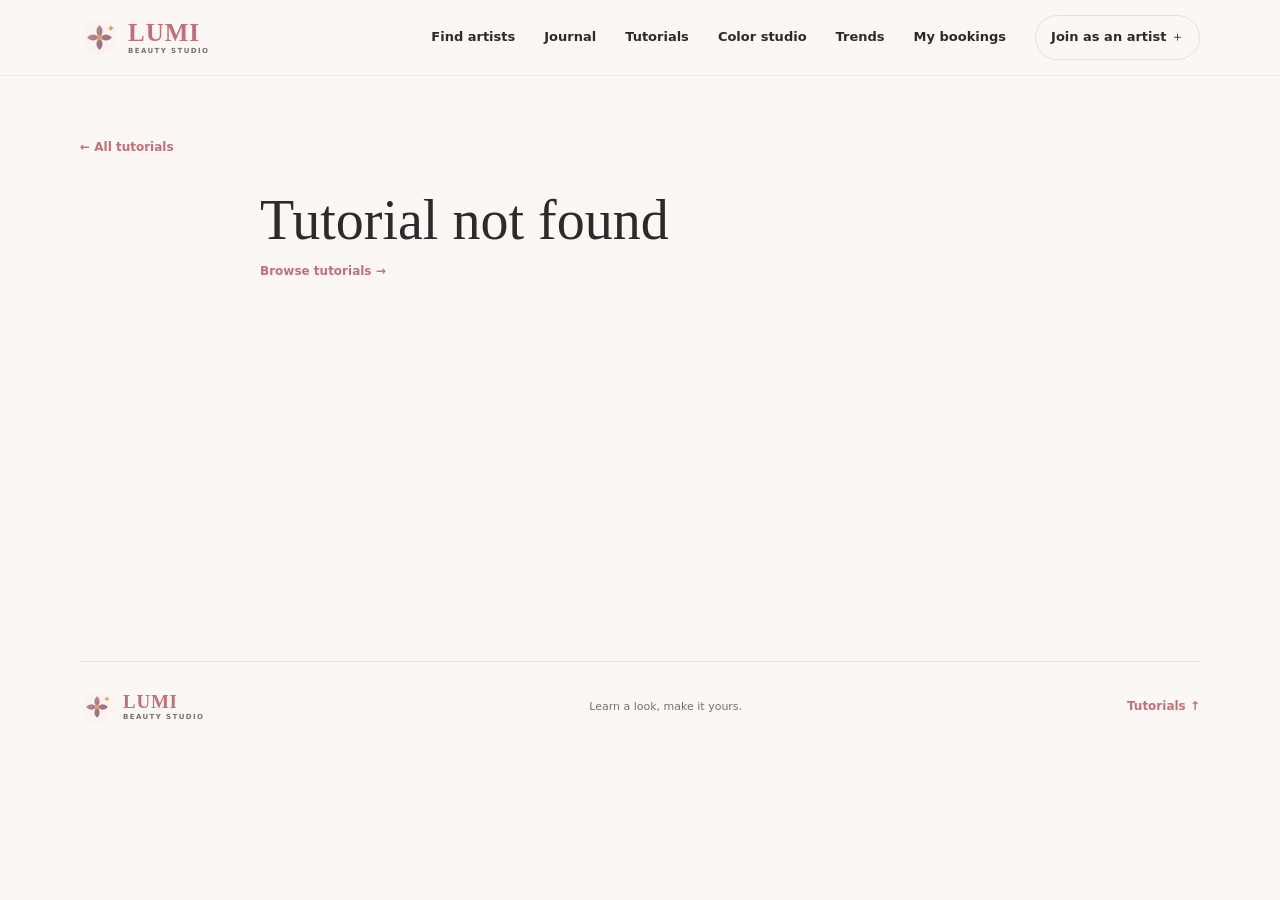
<file: tutorial.html>
﻿<!doctype html><html lang="en"><head><meta charset="utf-8"><meta name="viewport" content="width=device-width,initial-scale=1"><title>Makeup Tutorial — LUMI</title><link rel="stylesheet" href="styles.css"><link rel="icon" type="image/svg+xml" href="logo.svg"></head><body><header class="topbar"><a class="brand" href="index.html"><img class="brand-symbol" src="logo.svg" alt=""><span>LUMI<small>BEAUTY STUDIO</small></span></a><button class="menu-toggle" aria-label="Toggle navigation" aria-expanded="false">☰</button><nav class="nav"><a href="artists.html">Find artists</a><a href="learn.html">Journal</a><a href="tutorials.html">Tutorials</a><a href="color.html">Color studio</a><a href="trends.html">Trends</a><a href="bookings.html">My bookings</a><a class="nav-cta" href="join.html">Join as an artist ＋</a></nav></header><main class="wrap page-main"><a class="text-link" href="tutorials.html">← All tutorials</a><article id="tutorialContent" class="tutorial-article"></article></main><footer class="footer wrap"><a class="brand" href="index.html"><img class="brand-symbol" src="logo.svg" alt=""><span>LUMI<small>BEAUTY STUDIO</small></span></a><p>Learn a look, make it yours.</p><a href="tutorials.html" class="text-link">Tutorials ↑</a></footer><script src="app.js"></script></body></html>
</file>
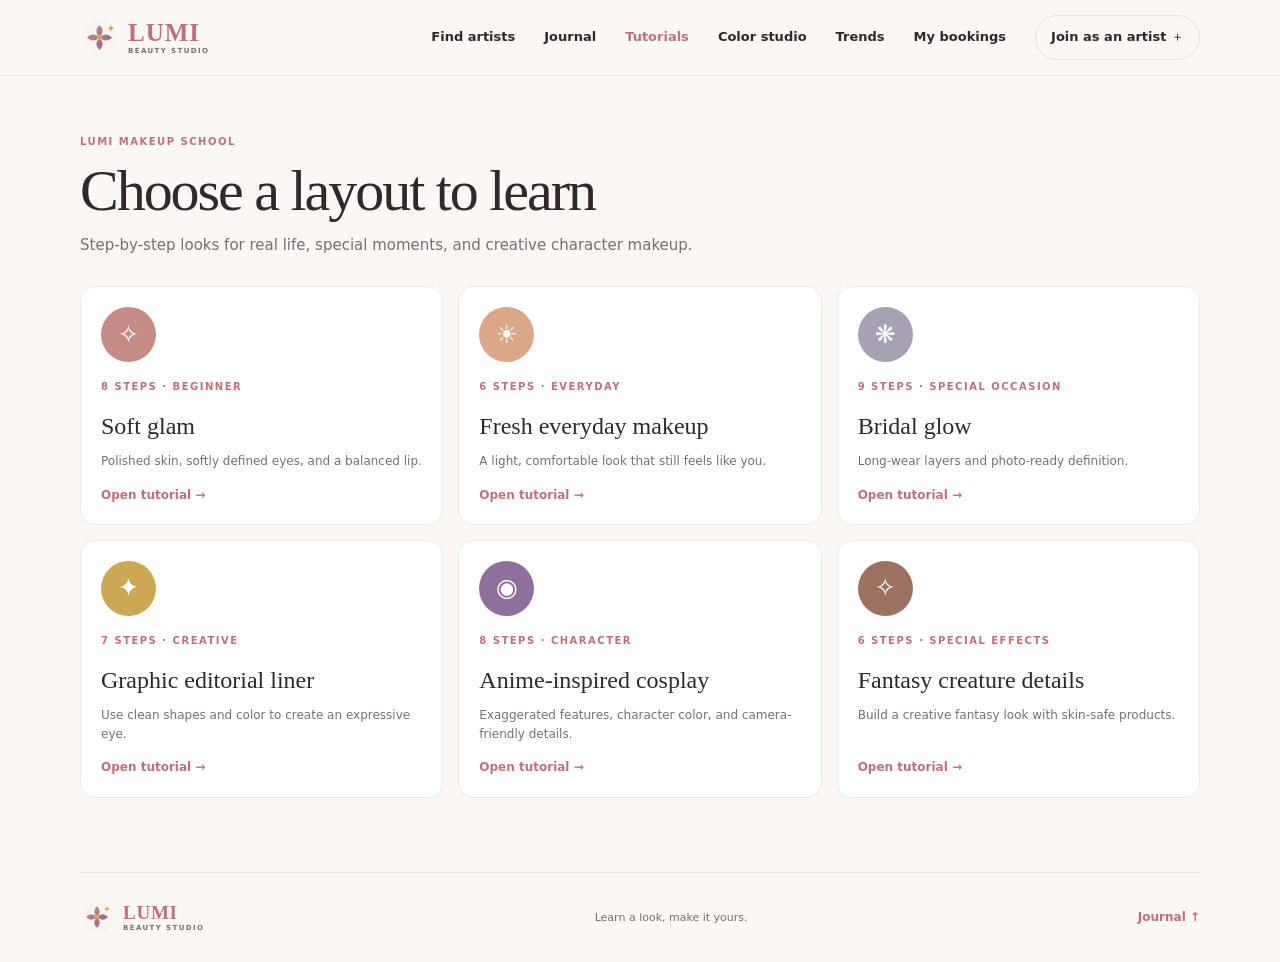
<file: tutorials.html>
﻿<!doctype html><html lang="en"><head><meta charset="utf-8"><meta name="viewport" content="width=device-width,initial-scale=1"><title>Makeup Tutorials — LUMI</title><link rel="stylesheet" href="styles.css"><link rel="icon" type="image/svg+xml" href="logo.svg"></head><body><header class="topbar"><a class="brand" href="index.html"><img class="brand-symbol" src="logo.svg" alt=""><span>LUMI<small>BEAUTY STUDIO</small></span></a><button class="menu-toggle" aria-label="Toggle navigation" aria-expanded="false">☰</button><nav class="nav"><a href="artists.html">Find artists</a><a href="learn.html">Journal</a><a href="tutorials.html">Tutorials</a><a href="color.html">Color studio</a><a href="trends.html">Trends</a><a href="bookings.html">My bookings</a><a class="nav-cta" href="join.html">Join as an artist ＋</a></nav></header><main class="wrap page-main"><p class="eyebrow">LUMI MAKEUP SCHOOL</p><h1 class="page-title">Choose a layout to learn</h1><p class="page-intro">Step-by-step looks for real life, special moments, and creative character makeup.</p><div class="tutorial-grid"><a class="tutorial-card" href="tutorial.html?layout=soft-glam"><span class="tutorial-icon icon-rose">✧</span><p class="eyebrow">8 STEPS · BEGINNER</p><h2>Soft glam</h2><p>Polished skin, softly defined eyes, and a balanced lip.</p><span class="text-link">Open tutorial →</span></a><a class="tutorial-card" href="tutorial.html?layout=everyday"><span class="tutorial-icon icon-peach">☀</span><p class="eyebrow">6 STEPS · EVERYDAY</p><h2>Fresh everyday makeup</h2><p>A light, comfortable look that still feels like you.</p><span class="text-link">Open tutorial →</span></a><a class="tutorial-card" href="tutorial.html?layout=bridal"><span class="tutorial-icon icon-lilac">❋</span><p class="eyebrow">9 STEPS · SPECIAL OCCASION</p><h2>Bridal glow</h2><p>Long-wear layers and photo-ready definition.</p><span class="text-link">Open tutorial →</span></a><a class="tutorial-card" href="tutorial.html?layout=editorial"><span class="tutorial-icon icon-yellow">✦</span><p class="eyebrow">7 STEPS · CREATIVE</p><h2>Graphic editorial liner</h2><p>Use clean shapes and color to create an expressive eye.</p><span class="text-link">Open tutorial →</span></a><a class="tutorial-card" href="tutorial.html?layout=cosplay"><span class="tutorial-icon icon-plum">◉</span><p class="eyebrow">8 STEPS · CHARACTER</p><h2>Anime-inspired cosplay</h2><p>Exaggerated features, character color, and camera-friendly details.</p><span class="text-link">Open tutorial →</span></a><a class="tutorial-card" href="tutorial.html?layout=sfx"><span class="tutorial-icon icon-mocha">✧</span><p class="eyebrow">6 STEPS · SPECIAL EFFECTS</p><h2>Fantasy creature details</h2><p>Build a creative fantasy look with skin-safe products.</p><span class="text-link">Open tutorial →</span></a></div></main><footer class="footer wrap"><a class="brand" href="index.html"><img class="brand-symbol" src="logo.svg" alt=""><span>LUMI<small>BEAUTY STUDIO</small></span></a><p>Learn a look, make it yours.</p><a href="learn.html" class="text-link">Journal ↑</a></footer><script src="app.js"></script></body></html>
</file>
<file: styles.css>
﻿:root{--ink:#30282b;--muted:#796e70;--rose:#c26f7c;--paper:#faf7f4;--white:#fff;--peach:#f4e6df;--line:#e9dfdc;--serif:Georgia,'Times New Roman',serif}*{box-sizing:border-box}html{scroll-behavior:smooth;scroll-padding-top:90px}body{margin:0;background:var(--paper);color:var(--ink);font-family:Inter,ui-sans-serif,system-ui,-apple-system,'Segoe UI',sans-serif;line-height:1.55}a{color:inherit;text-decoration:none}.wrap{width:min(1120px,calc(100% - 48px));margin-inline:auto}.topbar{height:76px;padding:0 max(24px,calc((100% - 1120px)/2));display:flex;align-items:center;justify-content:space-between;background:rgba(250,247,244,.94);position:sticky;top:0;z-index:5;border-bottom:1px solid rgba(233,223,220,.65);backdrop-filter:blur(12px)}.brand{font-family:var(--serif);font-size:25px;font-weight:700;letter-spacing:.03em}.brand span{color:var(--rose)}.nav{display:flex;align-items:center;gap:29px;font-size:13px;font-weight:550}.nav a:hover,.text-link:hover{color:var(--rose)}.nav-cta{padding:11px 15px;border:1px solid var(--line);border-radius:999px}.nav-cta span{color:var(--rose)}.menu-toggle{display:none;background:none;border:0;font-size:24px;color:var(--ink)}.hero{min-height:470px;margin-top:28px;display:grid;grid-template-columns:1fr 1fr;align-items:center;background:var(--peach);border-radius:24px;overflow:hidden}.hero-copy{padding:54px 0 50px 64px}.eyebrow{font-size:10px;letter-spacing:.15em;font-weight:750;color:var(--rose);margin:0 0 10px}.hero h1,.section h2,.color-section h2,.join-section h2{font-family:var(--serif);font-weight:500;letter-spacing:-.035em}.hero h1{font-size:clamp(48px,6vw,74px);line-height:1.04;margin:0 0 18px}.lead{font-size:16px;color:#665b5d;max-width:410px}.button{border:0;border-radius:999px;padding:13px 20px;display:inline-flex;align-items:center;justify-content:center;gap:14px;font:inherit;font-size:13px;font-weight:700;cursor:pointer;transition:transform .2s,opacity .2s}.button:hover{transform:translateY(-2px)}.button-dark{background:var(--ink);color:white}.button-rose{background:var(--rose);color:white}.button:disabled{opacity:.45;cursor:not-allowed;transform:none}.hero-proof{display:flex;align-items:center;gap:10px;margin-top:30px;color:var(--muted);font-size:11px}.proof-avatars{display:grid;place-items:center;width:70px;height:27px;border-radius:30px;background:white;color:var(--rose);font-size:10px;font-weight:750}.hero-art{height:100%;min-height:400px;position:relative;overflow:hidden;background:linear-gradient(145deg,#f4e5df,#e6c9c1)}.sun{position:absolute;width:210px;height:210px;border-radius:50%;background:#e8b89e;right:16%;top:11%;opacity:.8}.face-art{position:absolute;width:235px;height:310px;border-radius:48% 48% 43% 43%;background:linear-gradient(120deg,#d69e82,#bd806d);right:29%;top:18%;transform:rotate(-7deg);box-shadow:inset -16px 4px 0 rgba(100,54,50,.08)}.face-eye{position:absolute;top:41%;width:12px;height:5px;background:#533a3a;border-radius:100%}.eye-left{left:29%}.eye-right{right:27%}.face-nose{position:absolute;top:44%;left:48%;height:49px;border-right:2px solid rgba(103,56,56,.36);transform:rotate(9deg)}.face-mouth{position:absolute;left:42%;top:66%;width:35px;height:14px;border-bottom:5px solid #984f5b;border-radius:50%}.orb{position:absolute;border-radius:50%;filter:blur(.2px)}.orb-one{width:95px;height:95px;background:#bd7a83;right:12%;bottom:7%}.orb-two{width:45px;height:45px;background:#e4b57a;left:15%;top:22%}.hero-sticker{position:absolute;right:8%;top:45%;background:#fffaf5;padding:15px 18px;border-radius:50%;font-size:9px;font-weight:800;line-height:1.5;text-align:center;transform:rotate(9deg);box-shadow:0 6px 20px #8b5b4b20}.sparkle{position:absolute;color:white;font-size:28px}.sparkle-one{left:20%;bottom:18%}.sparkle-two{right:14%;top:16%;color:#ba7580}.search-section{position:relative;margin-top:-27px}.search-card{display:grid;grid-template-columns:1.1fr 1fr 1fr auto;gap:0;background:white;border-radius:14px;padding:12px 16px;box-shadow:0 12px 35px #4a27200e;align-items:center}.search-card label,.join-form label{display:flex;flex-direction:column;gap:4px;padding:4px 17px;border-right:1px solid var(--line);font-size:9px;letter-spacing:.11em;color:var(--muted);font-weight:750}.search-card select,.search-card input,.join-form input,.join-form select{width:100%;border:0;background:transparent;font:inherit;font-size:13px;letter-spacing:0;color:var(--ink);outline:none;padding:4px 0}.search-card .button{margin-left:12px;white-space:nowrap}.section{padding-top:78px;padding-bottom:70px}.section-heading{display:flex;justify-content:space-between;align-items:end;margin-bottom:25px}.section-heading h2,.color-section h2,.join-section h2{font-size:38px;line-height:1.12;margin:0 0 8px}.section-heading p:not(.eyebrow),.join-layout>div>p:not(.eyebrow){color:var(--muted);font-size:13px;margin:0}.text-link{font-size:12px;font-weight:700;color:var(--rose);white-space:nowrap}.artist-grid{display:grid;grid-template-columns:repeat(4,1fr);gap:15px}.artist-card{background:white;border-radius:14px;padding:16px;border:1px solid #f0e9e6;transition:transform .2s,box-shadow .2s}.artist-card:hover{transform:translateY(-3px);box-shadow:0 12px 24px #30282b0b}.artist-top{display:flex;gap:11px;align-items:center}.artist-avatar{width:53px;height:53px;display:grid;place-items:center;border-radius:50%;color:white;font-weight:750;font-size:13px}.artist-name{font-weight:750;font-size:14px}.rating{font-size:10px;color:#82666a;margin-top:3px}.artist-specialty{font-size:12px;margin:15px 0 4px}.artist-place{font-size:11px;color:var(--muted)}.artist-bottom{display:flex;align-items:center;justify-content:space-between;border-top:1px solid #f0e9e6;padding-top:12px;margin-top:13px;font-size:12px}.artist-price{font-weight:750;color:var(--rose)}.book-button{border:0;background:#f9eeeb;border-radius:20px;padding:7px 11px;font:inherit;font-size:11px;font-weight:700;color:var(--ink);cursor:pointer}.notice{font-size:12px;color:var(--rose);min-height:18px}.feature-band{background:#f3eae6;padding:52px 0}.feature-grid{display:grid;grid-template-columns:repeat(3,1fr);gap:16px}.feature-card{background:white;border-radius:15px;padding:23px;display:flex;flex-direction:column;align-items:flex-start;min-height:210px;transition:transform .2s}.feature-card:hover{transform:translateY(-3px)}.feature-icon{font-size:27px;color:var(--rose);margin-bottom:12px}.feature-card .eyebrow{margin:0}.feature-card h3,.journal-card h3,.trend-list h3,.upload-card h3{font-family:var(--serif);font-size:22px;font-weight:500;margin:7px 0}.feature-card p,.journal-card p:not(.eyebrow),.trend-list p,.upload-card p{font-size:12px;color:var(--muted);margin:0 0 15px}.feature-card .text-link{margin-top:auto}.journal-grid{display:grid;grid-template-columns:repeat(3,1fr);gap:17px}.journal-card{background:white;border-radius:14px;padding:13px 13px 18px}.journal-art{height:145px;border-radius:10px;display:grid;place-items:center;font-size:57px;color:#fff;margin-bottom:17px}.art-peach{background:#eac6b4}.art-lilac{background:#c4b4c8}.art-yellow{background:#e1bf7a}.journal-card .eyebrow,.journal-card h3,.journal-card>p,.journal-card .text-link{margin-left:6px;margin-right:6px}.journal-card h3{font-size:19px;line-height:1.2}.journal-card p:not(.eyebrow){min-height:38px}.color-section{background:#f1e5e1;padding:70px 0}.color-layout{display:grid;grid-template-columns:1fr .85fr;align-items:center;gap:65px}.color-section h2{max-width:420px}.color-swatches{display:flex;gap:24px;margin-top:25px}.color-swatches span{display:flex;flex-direction:column;align-items:center;font-size:37px}.color-swatches span:nth-child(1){color:#dfaa83}.color-swatches span:nth-child(2){color:#adb2c8}.color-swatches span:nth-child(3){color:#b87d53}.color-swatches span:nth-child(4){color:#767f9d}.color-swatches small{font-size:10px;color:var(--muted);margin-top:-5px}.upload-card{background:white;border-radius:17px;padding:26px;text-align:center;box-shadow:0 12px 30px #5732290b}.upload-icon{width:64px;height:64px;border-radius:50%;background:#f8eeea;color:var(--rose);font-size:32px;display:grid;place-items:center;margin:0 auto 12px}.upload-card h3{font-size:24px}.upload-button{margin:9px auto}.upload-button input{display:none}.file-name{font-size:10px!important;margin:7px 0 10px!important}.upload-card>.button-rose{margin:auto}.upload-card .notice{margin-top:10px}.curated-tag{font-size:9px;letter-spacing:.12em;font-weight:750;color:var(--rose);border:1px solid #e8c8c9;padding:8px 12px;border-radius:40px}.trend-list{border-top:1px solid var(--line)}.trend-list article{display:grid;grid-template-columns:60px 1fr 38px;gap:12px;align-items:center;padding:18px 5px;border-bottom:1px solid var(--line)}.trend-num{font-family:var(--serif);font-size:25px;color:var(--rose)}.trend-list h3{font-size:19px;margin:0 0 3px}.trend-list p{margin:0}.trend-swatch{width:32px;height:32px;border-radius:50%}.swatch-rose{background:#d58c98}.swatch-peach{background:#e6ac91}.swatch-mocha{background:#a77a5e}.swatch-lilac{background:#aaa4bd}.demo-note{font-size:10px;color:var(--muted);margin-top:15px}.join-section{background:#eeded8;padding:70px 0}.join-layout{display:grid;grid-template-columns:1fr .8fr;gap:75px;align-items:start}.join-form{background:white;padding:20px;border-radius:15px;display:grid;gap:12px}.join-form label{border:1px solid var(--line);border-radius:9px;padding:9px 12px}.join-form .button{justify-self:start}.footer{padding-top:25px;padding-bottom:25px;display:flex;justify-content:space-between;align-items:center;border-top:1px solid var(--line)}.footer p{font-size:11px;color:var(--muted)}.footer p span{margin-left:10px}.footer .brand{font-size:19px}@media(max-width:850px){.nav{gap:15px;font-size:11px}.artist-grid{grid-template-columns:repeat(2,1fr)}.search-card{grid-template-columns:1fr 1fr;gap:10px}.search-card label:nth-child(2){border-right:0}.search-card .button{margin:0}.color-layout{gap:25px}.hero-copy{padding-left:36px}.hero-art{min-height:360px}}@media(max-width:620px){.wrap{width:min(100% - 32px,520px)}.topbar{height:65px;padding-inline:16px}.menu-toggle{display:block}.nav{display:none;position:absolute;left:0;right:0;top:64px;padding:14px 20px 20px;background:var(--paper);border-bottom:1px solid var(--line);flex-direction:column;align-items:stretch;gap:0}.nav.open{display:flex}.nav a{padding:12px}.nav-cta{margin-top:5px;text-align:center}.hero{grid-template-columns:1fr;margin-top:14px}.hero-copy{padding:38px 25px 20px}.hero h1{font-size:55px}.hero-art{min-height:275px}.face-art{width:180px;height:235px;right:30%;top:10%}.sun{width:165px;height:165px}.section{padding-top:53px;padding-bottom:52px}.section-heading{align-items:start;gap:15px;flex-direction:column}.section-heading h2,.color-section h2,.join-section h2{font-size:32px}.artist-grid{gap:9px}.artist-card{padding:12px}.artist-top{gap:7px}.artist-avatar{width:43px;height:43px}.artist-name{font-size:12px}.artist-specialty{font-size:11px}.feature-band{padding:35px 0}.feature-grid,.journal-grid{grid-template-columns:1fr}.feature-card{min-height:175px}.journal-art{height:170px}.color-section{padding:50px 0}.color-layout,.join-layout{grid-template-columns:1fr;gap:27px}.upload-card{padding:20px}.trend-list article{grid-template-columns:36px 1fr 30px;gap:9px}.trend-list h3{font-size:17px}.curated-tag{align-self:start}.join-section{padding:50px 0}.footer{flex-wrap:wrap;gap:10px}.footer p{order:3;width:100%;margin:0}.search-card{grid-template-columns:1fr 1fr;padding:10px}.search-card label{padding-inline:8px}.search-card label:first-child{grid-column:1/-1;border-right:0;border-bottom:1px solid var(--line);padding-bottom:10px}.search-card .button{font-size:11px;padding:11px 9px}}

/* Artist filters, articles, and location chooser */
.artist-filters{display:grid;grid-template-columns:1fr 1.25fr 1fr 1fr;gap:10px;background:white;border:1px solid #f0e9e6;border-radius:13px;padding:12px;margin-bottom:12px}.artist-filters label{display:flex;flex-direction:column;gap:5px;padding:4px 12px;border-right:1px solid var(--line);font-size:9px;letter-spacing:.1em;color:var(--muted);font-weight:750}.artist-filters label:last-child{border:0}.artist-filters select{border:0;background:transparent;color:var(--ink);font:inherit;font-size:12px;letter-spacing:0;outline:none;padding:3px 0}.results-meta{font-size:11px;color:var(--muted);margin:13px 2px}.artist-type{display:inline-block;background:#f8eeeb;color:#a95b68;border-radius:20px;padding:4px 8px;font-size:9px;font-weight:750;margin-top:12px}.artist-specialty{margin-top:7px!important}.coverage-note{font-size:9px;color:var(--muted);margin-top:9px}.load-more{display:flex;margin:24px auto 0}.hidden{display:none!important}.journal-card{cursor:pointer}.journal-card:focus-visible{outline:2px solid var(--rose);outline-offset:3px}.article-dialog{width:min(680px,calc(100% - 32px));max-height:85vh;border:0;border-radius:18px;padding:36px;background:var(--paper);color:var(--ink);box-shadow:0 20px 90px #24171a55}.article-dialog::backdrop{background:#261c20a6;backdrop-filter:blur(3px)}.dialog-close{position:absolute;right:17px;top:12px;border:0;background:transparent;font-size:30px;color:var(--muted);cursor:pointer}.article-dialog h2{font-family:var(--serif);font-size:36px;line-height:1.15;font-weight:500;margin:4px 0 22px}.article-dialog #articleBody{color:#5f5658;font-size:14px}.article-dialog #articleBody h3{font-family:var(--serif);color:var(--ink);font-size:21px;font-weight:500;margin:23px 0 5px}.article-dialog #articleBody p{margin:0 0 13px}@media(max-width:850px){.artist-filters{grid-template-columns:1fr 1fr}.artist-filters label:nth-child(2){border-right:0}}@media(max-width:620px){.artist-filters{grid-template-columns:1fr 1fr;padding:8px}.artist-filters label{padding:7px;border-right:0;border-bottom:1px solid var(--line)}.artist-filters label:nth-child(odd){border-right:1px solid var(--line)}.artist-filters label:last-child,.artist-filters label:nth-last-child(2){border-bottom:0}.article-dialog{padding:27px 21px}.article-dialog h2{font-size:30px}.results-meta{line-height:1.5}}
.page-main{padding-top:58px;padding-bottom:74px;min-height:65vh}.page-title{font-family:var(--serif);font-size:clamp(39px,5vw,58px);font-weight:500;letter-spacing:-.035em;line-height:1.08;margin:0 0 12px}.page-intro{max-width:670px;color:var(--muted);font-size:15px;margin:0 0 29px}.nav a.active{color:var(--rose)}.cosplay-hero{background:linear-gradient(120deg,#f0dfe0,#e9deef)}.cosplay-art{background:radial-gradient(circle at 55% 43%,#f3d3bd 0 22%,transparent 22.5%),linear-gradient(145deg,#e9d9ec,#d6c4d9)}.cosplay-halo{position:absolute;width:270px;height:270px;border:2px solid #fff9;border-radius:50%;left:24%;top:13%;box-shadow:0 0 0 20px #fff3,0 0 0 45px #fff2}.cosplay-mask{position:absolute;left:37%;top:22%;width:175px;height:220px;border-radius:48% 48% 44% 44%;background:linear-gradient(150deg,#bd8eae,#806e9d);display:grid;place-items:center;color:#fff3;font-size:55px;box-shadow:inset 0 -22px 25px #483a6033;transform:rotate(-7deg)}.cosplay-star{position:absolute;color:white;font-size:33px}.star-a{top:22%;right:16%}.star-b{left:16%;bottom:19%;color:#bb819e}.cosplay-label{position:absolute;right:8%;bottom:18%;background:#fffaf5;padding:16px 20px;border-radius:50%;font-size:10px;font-weight:800;text-align:center;line-height:1.5;transform:rotate(8deg)}.cosplay-feature{min-height:224px}.artist-filters{grid-template-columns:1fr 1.3fr 1fr 1fr}.artist-search-label{grid-column:1/-1;border:0!important;border-top:1px solid var(--line);padding-top:11px!important}.artist-filters input{border:0;background:transparent;font:inherit;font-size:12px;color:var(--ink);outline:none;padding:3px 0}.artist-card-link{display:block;color:inherit}.artist-card-link:hover .profile-link{color:var(--ink)}.profile-link{font-size:11px;font-weight:750;color:var(--rose);white-space:nowrap}.profile-hero{display:flex;align-items:center;gap:22px;margin:25px 0 40px;padding:28px;background:#f3e7e5;border-radius:19px}.profile-avatar{height:96px;width:96px;border-radius:50%;display:grid;place-items:center;color:white;font-size:27px;font-weight:750;flex-shrink:0}.profile-hero h1{font-family:var(--serif);font-weight:500;font-size:42px;margin:0}.profile-hero .rating{font-size:12px}.profile-specialty{color:var(--muted);margin:5px 0}.profile-layout{display:grid;grid-template-columns:1.5fr .75fr;gap:40px}.profile-main h2,.profile-booking h2{font-family:var(--serif);font-size:27px;font-weight:500;margin:0 0 10px}.profile-main>p{color:var(--muted);line-height:1.8;margin:0 0 28px}.portfolio-grid{display:grid;grid-template-columns:repeat(3,1fr);gap:12px}.portfolio-tile{height:175px;border-radius:13px;display:flex;flex-direction:column;align-items:center;justify-content:center;font-size:45px;color:white}.portfolio-tile span{font-family:inherit;font-size:11px;font-weight:700;margin-top:10px}.tile-one{background:linear-gradient(145deg,#cf9d99,#8c5d72)}.tile-two{background:linear-gradient(145deg,#b69bbd,#73658d)}.tile-three{background:linear-gradient(145deg,#d9af80,#a26862)}.profile-booking{align-self:start;background:white;border:1px solid var(--line);padding:22px;border-radius:15px;position:sticky;top:95px}.profile-booking p:not(.eyebrow){font-size:13px;line-height:1.7;color:var(--muted);margin:14px 0}.profile-booking strong{color:var(--ink)}.profile-booking .button{width:100%}.empty-profile{padding:70px 0}.article-page{max-width:750px;margin:32px auto}.article-page h1{font-family:var(--serif);font-size:clamp(38px,6vw,58px);line-height:1.08;font-weight:500;letter-spacing:-.03em;margin:10px 0 15px}.article-intro{font-size:17px;color:var(--muted);line-height:1.8;border-bottom:1px solid var(--line);padding-bottom:23px}.article-body{padding:15px 0 28px;color:#5f5658;font-size:15px;line-height:1.85}.article-body h2{font-family:var(--serif);font-weight:500;font-size:27px;color:var(--ink);margin:25px 0 6px}.article-body p{margin:0 0 15px}.journal-page-grid{margin-top:25px}.standalone-color{min-height:72vh;padding:64px 0}.standalone-join{min-height:75vh}.standalone-join .join-layout{padding-top:0}.standalone-join .page-title{max-width:530px}.home-cta{padding-top:70px;padding-bottom:70px;text-align:center}.home-cta h2{font-family:var(--serif);font-weight:500;font-size:40px;margin:4px 0 8px}.home-cta p:not(.eyebrow){color:var(--muted)}.home-cta .button{margin:10px 5px}.button-outline{border:1px solid var(--line);background:white;color:var(--ink)}@media(max-width:850px){.profile-layout{grid-template-columns:1fr 280px;gap:20px}.artist-filters{grid-template-columns:1fr 1fr}.artist-search-label{grid-column:1/-1}}@media(max-width:620px){.page-main{padding-top:38px;padding-bottom:52px}.cosplay-art{min-height:270px}.cosplay-mask{width:140px;height:180px}.cosplay-halo{width:220px;height:220px}.profile-hero{align-items:flex-start;padding:20px;gap:15px}.profile-avatar{width:68px;height:68px;font-size:20px}.profile-hero h1{font-size:32px}.profile-layout{grid-template-columns:1fr}.profile-booking{position:static}.portfolio-grid{gap:7px}.portfolio-tile{height:125px;font-size:34px}.portfolio-tile span{font-size:9px}.home-cta h2{font-size:33px}.artist-filters{grid-template-columns:1fr 1fr}.artist-search-label{grid-column:1/-1}.standalone-color{padding:40px 0}.article-page{margin:25px auto}}
/* Booking, tutorials, and social trend feed */
.artist-filters{grid-template-columns:repeat(3,minmax(0,1fr))}.artist-search-label{grid-column:auto;border-top:0!important;padding-top:4px!important}.profile-occasions{font-size:12px;color:var(--muted);margin-top:7px}.booking-dialog{width:min(560px,calc(100% - 28px));max-height:90vh;overflow:auto;border:0;border-radius:18px;padding:29px;background:var(--paper);color:var(--ink);box-shadow:0 20px 90px #24171a55}.booking-dialog::backdrop{background:#261c20aa;backdrop-filter:blur(3px)}.booking-dialog h2{font-family:var(--serif);font-weight:500;font-size:29px;margin:0 0 18px}.booking-dialog form{display:grid;gap:11px}.booking-dialog label{display:flex;flex-direction:column;gap:5px;color:var(--muted);font-size:11px;font-weight:650}.booking-dialog input,.booking-dialog select,.booking-dialog textarea,.creator-card textarea,.reply-box input{width:100%;border:1px solid var(--line);border-radius:8px;background:white;padding:10px;font:inherit;color:var(--ink);font-size:13px}.booking-dialog .demo-note{margin:1px 0}.booking-item{display:flex;justify-content:space-between;align-items:flex-start;gap:20px;background:white;border:1px solid var(--line);border-radius:14px;padding:19px;margin:12px 0}.booking-item h2{font-family:var(--serif);font-size:23px;font-weight:500;margin:8px 0 4px}.booking-item p{font-size:12px;color:var(--muted);margin:4px 0}.booking-status{font-size:9px;letter-spacing:.1em;text-transform:uppercase;color:#7b6a38;background:#f7f0d9;padding:5px 8px;border-radius:20px}.tutorial-grid{display:grid;grid-template-columns:repeat(3,1fr);gap:15px}.tutorial-card{background:white;border:1px solid #f0e9e6;border-radius:15px;padding:20px;min-height:230px;display:flex;flex-direction:column;align-items:flex-start;transition:transform .2s,box-shadow .2s}.tutorial-card:hover{transform:translateY(-3px);box-shadow:0 12px 24px #30282b0b}.tutorial-icon{width:55px;height:55px;border-radius:50%;display:grid;place-items:center;color:white;font-size:25px;margin-bottom:17px}.icon-rose{background:#c58c86}.icon-peach{background:#dca788}.icon-lilac{background:#a8a0b3}.icon-yellow{background:#cba854}.icon-plum{background:#8f709c}.icon-mocha{background:#9b725f}.tutorial-card h2{font-family:var(--serif);font-size:24px;font-weight:500;margin:3px 0 7px}.tutorial-card p:not(.eyebrow){font-size:12px;color:var(--muted);margin:0 0 15px}.tutorial-card .text-link{margin-top:auto}.tutorial-article{max-width:760px;margin:31px auto}.tutorial-article h1{font-family:var(--serif);font-size:clamp(38px,6vw,56px);font-weight:500;line-height:1.1;margin:7px 0}.tutorial-steps{list-style:none;padding:0;margin:28px 0}.tutorial-steps li{display:grid;grid-template-columns:45px 1fr;gap:12px;border-bottom:1px solid var(--line);padding:15px 0}.tutorial-steps li span{font-family:var(--serif);font-size:23px;color:var(--rose)}.tutorial-steps li p{margin:3px 0;color:#5f5658;line-height:1.7}.trends-title{display:flex;justify-content:space-between;align-items:center;gap:20px}.trends-layout{display:grid;grid-template-columns:minmax(0,1.6fr) minmax(260px,.8fr);gap:24px;align-items:start}.feed-tabs{display:flex;gap:8px;border-bottom:1px solid var(--line);margin-bottom:8px}.feed-tab{border:0;background:none;padding:12px 15px;color:var(--muted);font:inherit;font-size:12px;cursor:pointer;border-bottom:2px solid transparent}.feed-tab.active{color:var(--rose);border-color:var(--rose);font-weight:750}.social-post{display:grid;grid-template-columns:42px 1fr;gap:12px;background:white;border:1px solid #f0e9e6;border-radius:13px;padding:17px;margin:10px 0}.post-avatar{width:40px;height:40px;border-radius:50%;display:grid;place-items:center;color:white;font-size:12px;font-weight:750}.post-byline{display:flex;align-items:center;gap:7px;flex-wrap:wrap;font-size:11px}.post-byline span{color:var(--muted)}.post-byline b{font-size:8px;letter-spacing:.1em;color:var(--rose);background:#f8eeeb;border-radius:20px;padding:4px 7px;margin-left:auto}.post-content>p{font-size:13px;line-height:1.7;margin:10px 0 13px}.post-actions{display:flex;justify-content:space-between;align-items:center;gap:8px;border-top:1px solid #f0e9e6;padding-top:10px}.post-actions button,.post-actions>span{border:0;background:none;padding:3px;color:var(--muted);font:inherit;font-size:10px;cursor:pointer}.post-actions button:hover,.post-actions button.liked{color:var(--rose)}.reply-box{display:flex;gap:7px;margin-top:10px}.reply-box input{font-size:11px}.reply-box .book-button{white-space:nowrap}.trend-sidebar{display:grid;gap:15px}.sidebar-card{background:white;border:1px solid #f0e9e6;border-radius:13px;padding:18px}.sidebar-card h2{font-family:var(--serif);font-size:22px;font-weight:500;margin:0 0 11px}.sidebar-card>a{display:flex;justify-content:space-between;padding:10px 0;border-top:1px solid #f0e9e6;font-size:12px;font-weight:700}.sidebar-card>a span{color:var(--muted);font-size:10px;font-weight:400}.creator-card>p:not(.eyebrow){font-size:11px;color:var(--muted)}.creator-card textarea{resize:vertical;margin:4px 0 10px}.creator-card .button{width:100%}.creator-card .demo-note{font-size:9px}.trend-page .page-intro{margin-bottom:16px}@media(max-width:850px){.artist-filters{grid-template-columns:1fr 1fr}.trends-layout{grid-template-columns:1fr}.trend-sidebar{grid-template-columns:1fr 1fr}.tutorial-grid{grid-template-columns:repeat(2,1fr)}}@media(max-width:620px){.artist-filters{grid-template-columns:1fr 1fr}.trends-title{align-items:flex-start;flex-direction:column}.trend-sidebar{grid-template-columns:1fr}.post-byline b{margin-left:0}.social-post{padding:13px 11px;grid-template-columns:34px 1fr;gap:9px}.post-avatar{width:33px;height:33px}.post-actions{flex-wrap:wrap}.booking-dialog{padding:25px 18px}.booking-item{padding:14px;gap:10px}.tutorial-grid{grid-template-columns:1fr}.tutorial-card{min-height:200px}}
/* Personal color guide, self-guided quiz, and local draping preview */
.color-intro{padding:68px 0 55px;background:linear-gradient(120deg,#f1e5e1,#efe8f2)}.color-intro .page-intro{margin-bottom:19px}.theory-section{padding-top:55px;padding-bottom:65px}.theory-section .section-heading{margin-bottom:22px}.theory-grid{display:grid;grid-template-columns:repeat(4,1fr);gap:12px}.theory-grid article{background:white;border:1px solid #f0e9e6;padding:18px;border-radius:13px}.theory-grid article>span{font-family:var(--serif);font-size:23px;color:var(--rose)}.theory-grid h3,.season-grid h3{font-family:var(--serif);font-size:20px;font-weight:500;margin:7px 0}.theory-grid p,.season-grid p{font-size:11px;line-height:1.7;color:var(--muted);margin:0}.season-guide{background:#f8f1ee;border-radius:15px;padding:23px;margin-top:21px}.season-guide>h2{font-family:var(--serif);font-size:26px;font-weight:500;margin:0 0 15px}.season-grid{display:grid;grid-template-columns:repeat(2,1fr);gap:10px}.season-grid article{display:flex;align-items:center;gap:12px;padding:13px;background:white;border-radius:11px}.season-grid h3{margin:0 0 3px}.season-dot{width:38px;height:38px;border-radius:50%;flex-shrink:0;background:linear-gradient(135deg,#f4b189,#e87b76)}.summer-dot{background:linear-gradient(135deg,#b9c6d9,#bd8fa9)}.autumn-dot{background:linear-gradient(135deg,#a58e56,#bd6c45)}.winter-dot{background:linear-gradient(135deg,#635d9a,#ba4261)}.quiz-section{background:#f2e8e5;padding:60px 0}.quiz-layout{display:grid;grid-template-columns:.8fr 1.2fr;gap:45px;align-items:start}.quiz-layout>div>h2{font-family:var(--serif);font-size:37px;font-weight:500;line-height:1.1;margin:0 0 12px}.quiz-layout>div>p:not(.eyebrow){font-size:13px;color:var(--muted);line-height:1.7}.quiz-note{background:#fff9f5;border-left:3px solid var(--rose);padding:13px;font-size:11px;color:var(--muted);line-height:1.7;margin-top:18px}.color-quiz{background:white;border-radius:15px;padding:21px}.color-quiz fieldset{border:0;border-bottom:1px solid var(--line);padding:0 0 15px;margin:0 0 15px;display:grid;gap:8px}.color-quiz legend{font-size:13px;font-weight:750;margin-bottom:10px}.color-quiz legend span{display:inline-grid;place-items:center;border-radius:50%;width:24px;height:24px;background:#f7e9e5;color:var(--rose);margin-right:6px}.color-quiz label{display:flex;align-items:center;gap:8px;font-size:12px;color:#62585a;cursor:pointer}.color-quiz input[type=radio]{accent-color:var(--rose)}.quiz-result{margin-top:19px;padding:17px;background:#f8f1ee;border-radius:12px}.quiz-result h3{font-family:var(--serif);font-size:25px;font-weight:500;margin:4px 0 8px}.quiz-result>p:not(.eyebrow){font-size:12px;color:var(--muted);line-height:1.7}.result-swatches{display:flex;gap:9px;margin:13px 0}.result-swatches span{width:37px;height:37px;border-radius:50%;box-shadow:0 0 0 3px white}.draping-section{padding-top:60px;padding-bottom:65px}.draping-layout{display:grid;grid-template-columns:.85fr 1.15fr;gap:22px}.draping-tools{padding:20px;background:white;border:1px solid var(--line);border-radius:14px}.draping-tools>p:first-child{font-size:12px;line-height:1.7;color:var(--muted)}.draping-tools .button{margin:8px 5px 8px 0}.drape-buttons{display:grid;grid-template-columns:repeat(2,1fr);gap:8px;margin-top:15px}.drape-buttons button{border:1px solid var(--line);background:white;padding:10px;border-radius:9px;font:inherit;font-size:11px;cursor:pointer}.drape-buttons button:hover,.drape-buttons button.selected{border-color:var(--rose);background:#f8edeb;color:#98515d}.color-preview-stage{min-height:300px;position:relative;overflow:hidden;border-radius:15px;background:#efe8e5;display:grid;place-items:center}.color-preview-stage img,.color-preview-stage video{position:absolute;width:100%;height:100%;object-fit:cover;inset:0}.color-preview-stage #previewPlaceholder{position:relative;z-index:1;text-align:center;color:var(--muted)}#previewPlaceholder span{font-size:54px;color:var(--rose)}#previewPlaceholder p{font-size:12px}.drape-overlay{position:absolute;inset:0;pointer-events:none;mix-blend-mode:soft-light;opacity:.42}.drape-spring{background:linear-gradient(135deg,#f2ac7c,#ed7981)}.drape-summer{background:linear-gradient(135deg,#adb9d7,#bd8fa9)}.drape-autumn{background:linear-gradient(135deg,#ad814b,#8c563e)}.drape-winter{background:linear-gradient(135deg,#5768a0,#b03b67)}.privacy-note{font-size:10px;color:var(--muted);margin-top:12px}.standalone-color{padding:0;min-height:0;background:transparent}@media(max-width:850px){.theory-grid{grid-template-columns:repeat(2,1fr)}.quiz-layout{grid-template-columns:1fr;gap:20px}.draping-layout{grid-template-columns:1fr 1fr}}@media(max-width:620px){.color-intro{padding:45px 0 35px}.theory-section{padding-top:38px;padding-bottom:43px}.theory-grid{grid-template-columns:1fr 1fr}.theory-grid article{padding:14px}.season-guide{padding:16px}.season-grid{grid-template-columns:1fr}.quiz-section{padding:43px 0}.quiz-layout>div>h2{font-size:32px}.color-quiz{padding:16px}.draping-section{padding-top:42px;padding-bottom:45px}.draping-layout{grid-template-columns:1fr}.color-preview-stage{min-height:280px}}
.brand{display:inline-flex;align-items:center;gap:9px;line-height:1}.brand-symbol{width:39px;height:39px;display:block}.brand>span{display:flex;flex-direction:column;gap:3px;letter-spacing:.04em}.brand>span small{font-family:Inter,ui-sans-serif,system-ui,sans-serif;font-size:7px;letter-spacing:.2em;color:var(--muted);font-weight:750}.footer .brand-symbol{width:34px;height:34px}.layout-recommendation{background:#fff;border:1px solid #eee2df;border-radius:11px;padding:14px;margin:12px 0}.layout-recommendation h4{font-family:var(--serif);font-size:22px;font-weight:500;margin:3px 0 5px}.layout-recommendation>p:not(.eyebrow){font-size:12px;color:var(--muted);line-height:1.7}.layout-recommendation .button{font-size:11px;padding:10px 13px}@media(max-width:620px){.brand-symbol{width:35px;height:35px}.brand>span small{font-size:6px}}
</file>
